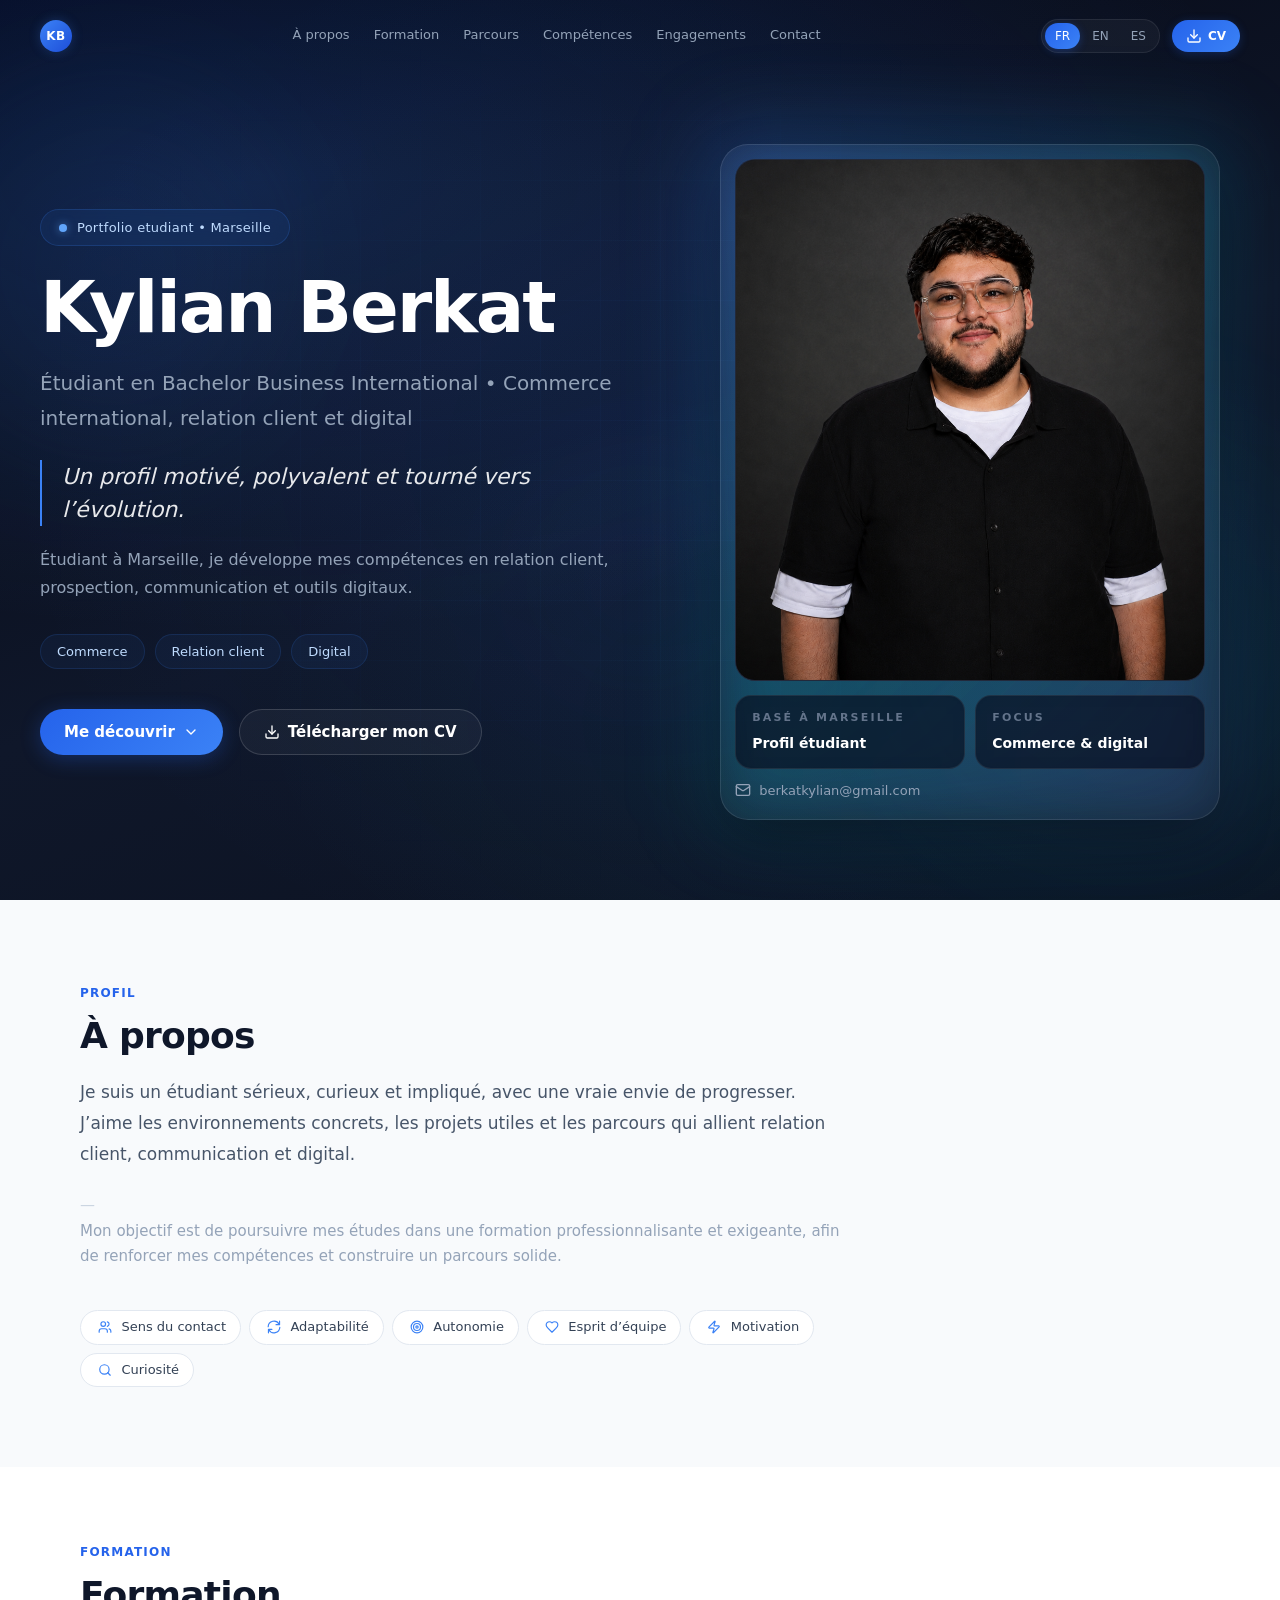
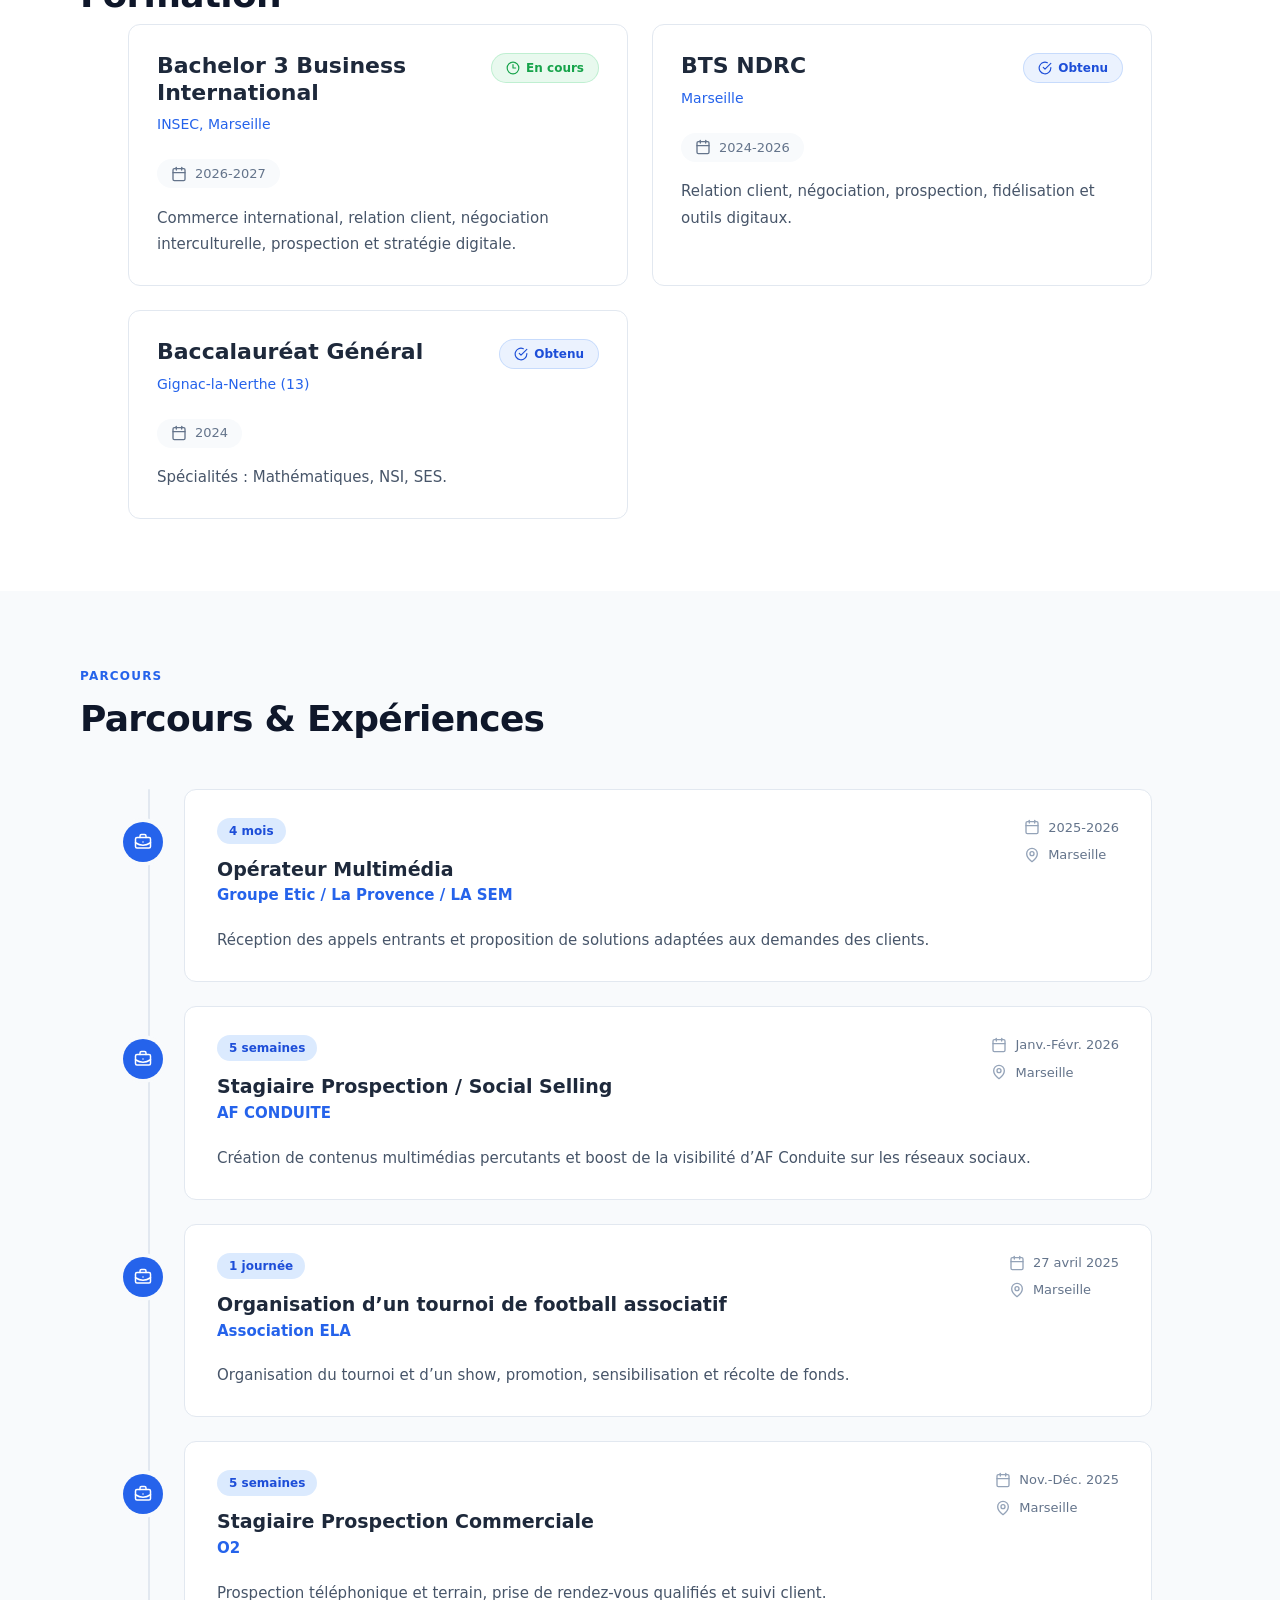
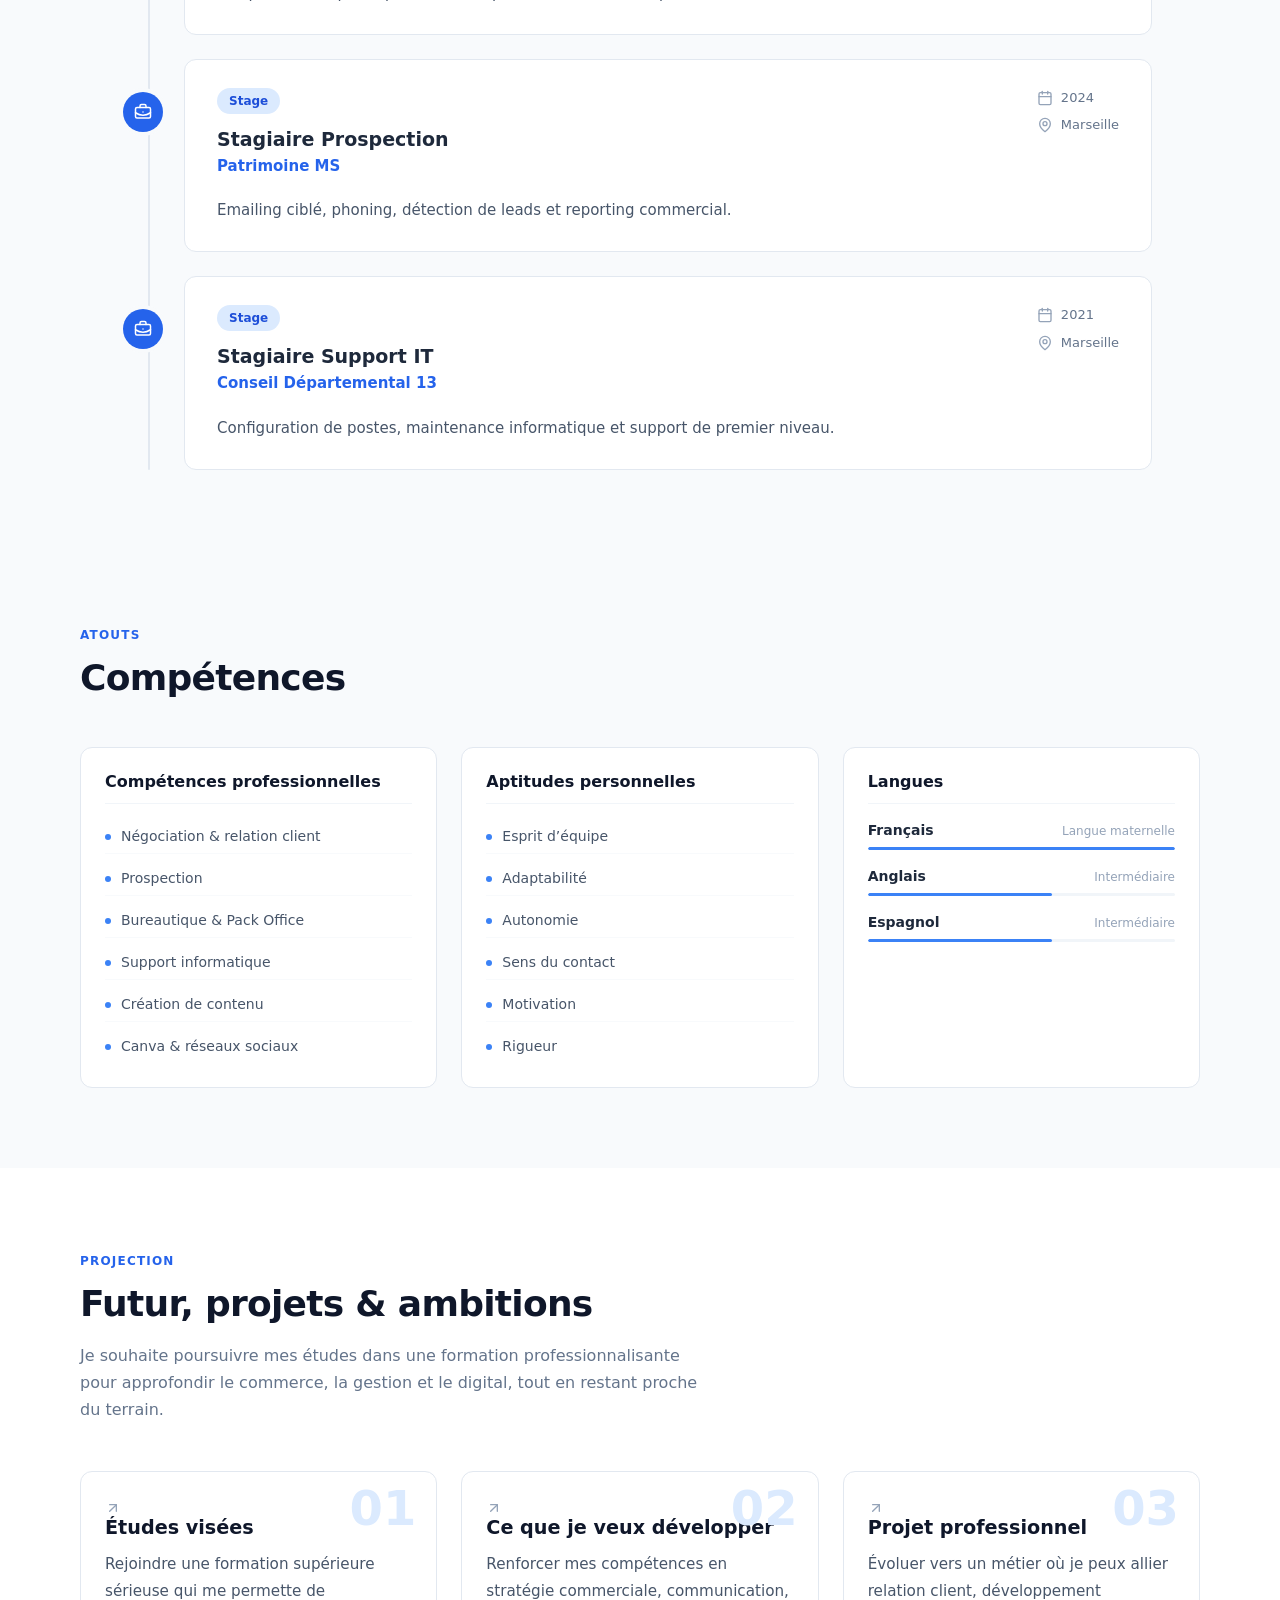
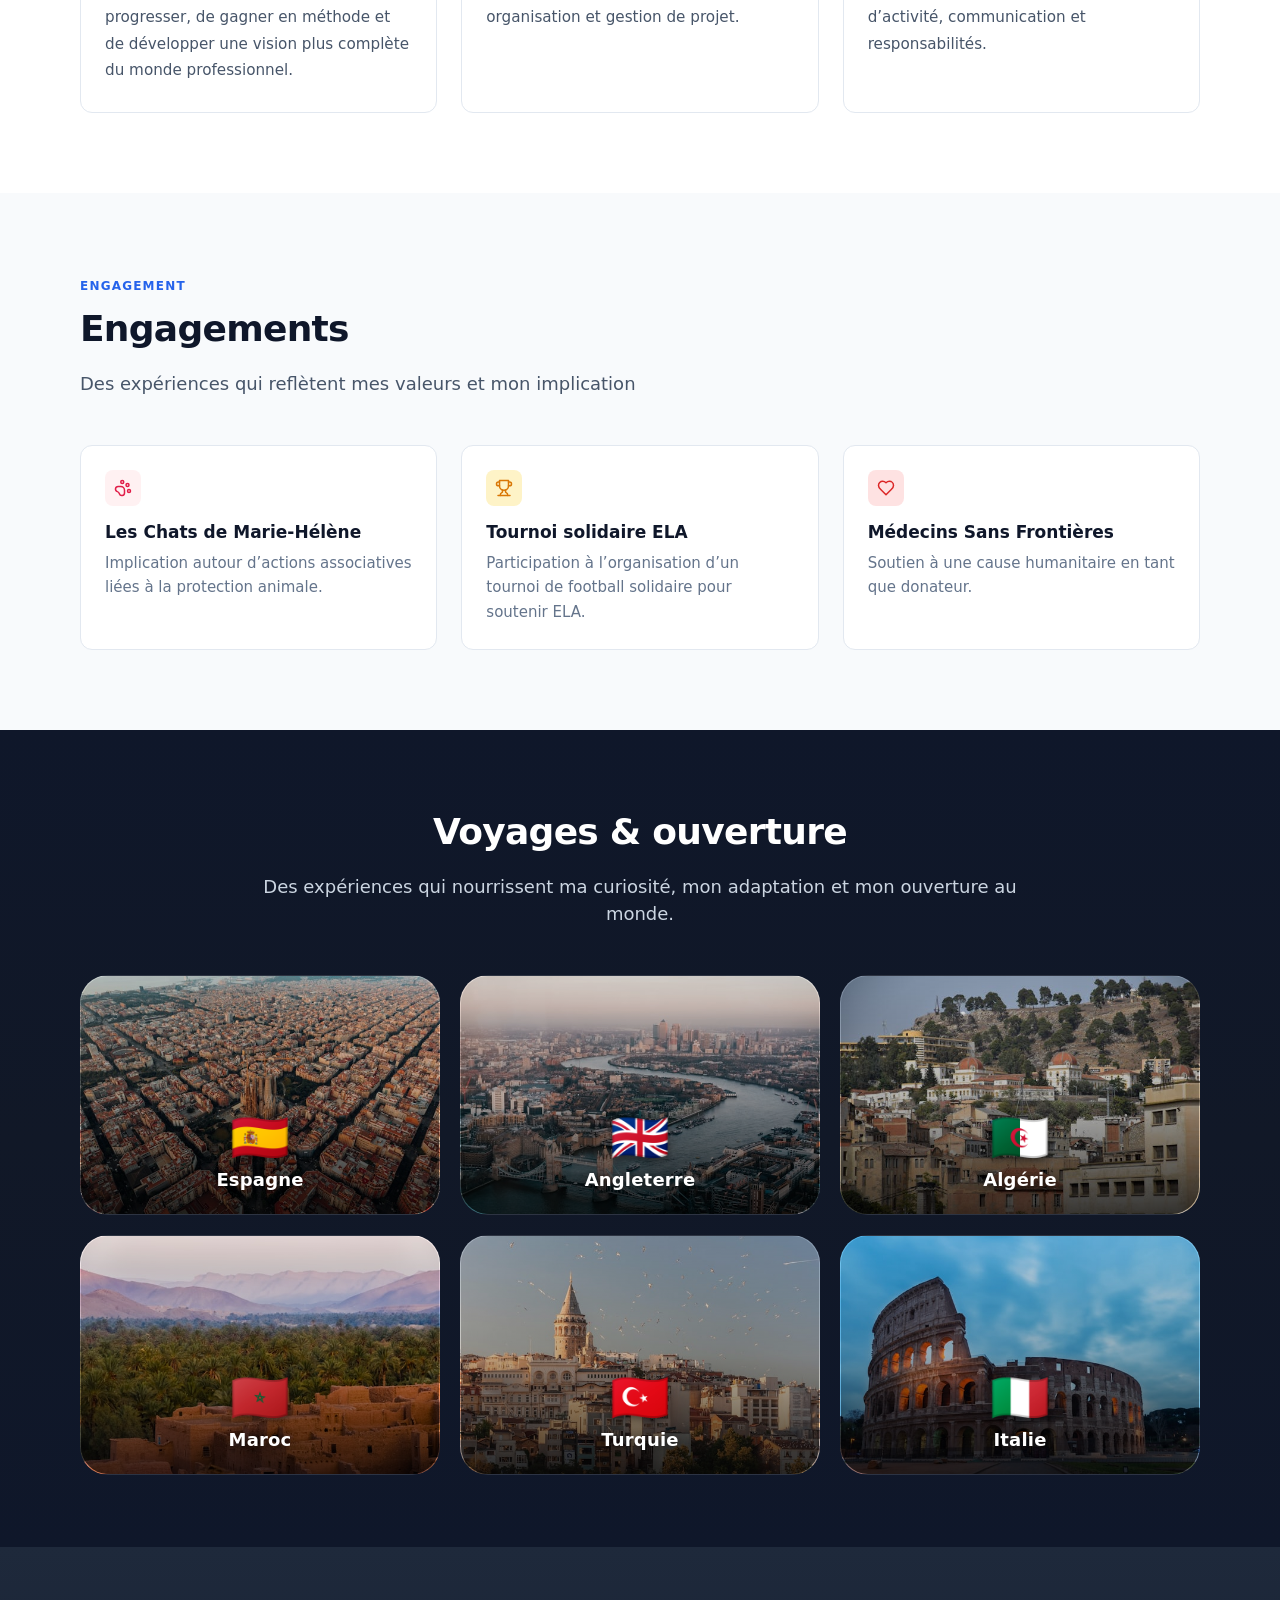
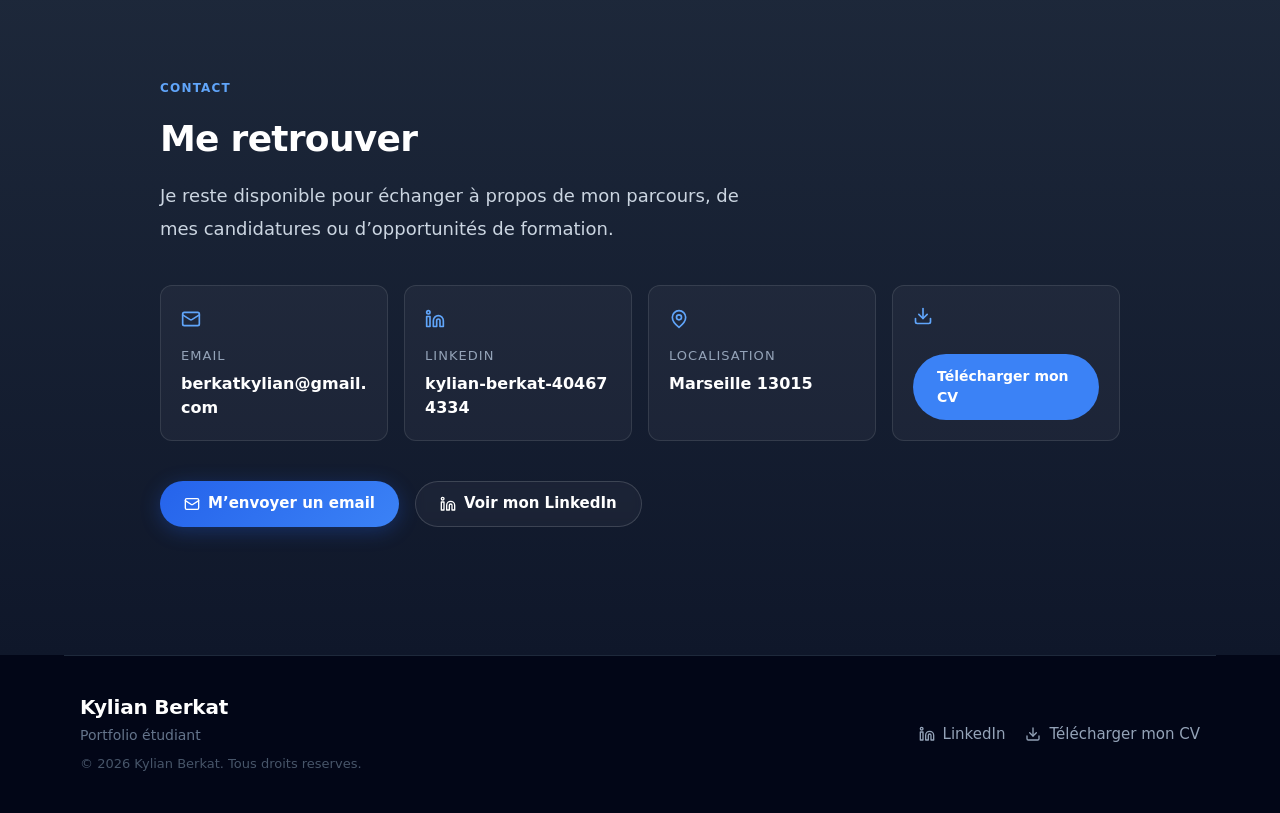
<file: index.html>
<!DOCTYPE html>
<html lang="fr">
<head>
  <meta charset="UTF-8">
  <meta name="viewport" content="width=device-width, initial-scale=1.0">
  <title>Kylian Berkat - Portfolio</title>
  <meta name="description" content="Portfolio de Kylian Berkat, etudiant en Bachelor Business International a Marseille. Commerce international, relation client et digital.">
  <meta name="author" content="Kylian Berkat">
  <meta name="robots" content="index, follow">

  <!-- Open Graph -->
  <meta property="og:type" content="website">
  <meta property="og:title" content="Kylian Berkat - Portfolio">
  <meta property="og:description" content="Portfolio de Kylian Berkat, etudiant en Bachelor Business International a Marseille. Commerce international, relation client et digital.">
  <meta property="og:image" content="assets/photo-p.png">
  <meta property="og:locale" content="fr_FR">

  <!-- Twitter Card -->
  <meta name="twitter:card" content="summary_large_image">
  <meta name="twitter:title" content="Kylian Berkat - Portfolio">
  <meta name="twitter:description" content="Portfolio de Kylian Berkat, etudiant en Bachelor Business International a Marseille.">

  <link rel="icon" type="image/svg+xml" href="favicon.svg">
  <link rel="stylesheet" href="css/style.css?v=8">
</head>
<body>

  <!-- ===================== NAVBAR ===================== -->
  <nav id="navbar" data-section="navbar">
    <div class="navbar__container">
      <a href="#home" class="navbar__logo" aria-label="Accueil">
        <span class="navbar__logo-badge">KB</span>
      </a>

      <div class="navbar__links" id="navbar-links">
        <a href="#about" class="navbar__link" data-i18n="nav.about">A propos</a>
        <a href="#education" class="navbar__link" data-i18n="nav.education">Formation</a>
        <a href="#experience" class="navbar__link" data-i18n="nav.experience">Parcours</a>
        <a href="#skills" class="navbar__link" data-i18n="nav.skills">Competences</a>
        <a href="#commitments" class="navbar__link" data-i18n="nav.commitments">Engagements</a>
        <a href="#contact" class="navbar__link" data-i18n="nav.contact">Contact</a>
      </div>

      <div class="navbar__actions">
        <div class="navbar__lang-switcher">
          <button class="navbar__lang-btn active" data-lang="fr">FR</button>
          <button class="navbar__lang-btn" data-lang="en">EN</button>
          <button class="navbar__lang-btn" data-lang="es">ES</button>
        </div>

        <a href="assets/kylian-berkat-cv.pdf" target="_blank" rel="noreferrer" class="navbar__cv-btn">
          <svg class="icon icon--sm" viewBox="0 0 24 24" fill="none" stroke="currentColor" stroke-width="2" stroke-linecap="round" stroke-linejoin="round"><path d="M21 15v4a2 2 0 0 1-2 2H5a2 2 0 0 1-2-2v-4"/><polyline points="7 10 12 15 17 10"/><line x1="12" y1="15" x2="12" y2="3"/></svg>
          CV
        </a>
      </div>

      <button class="navbar__mobile-toggle" id="mobile-toggle" aria-label="Menu">
        <svg class="icon icon--menu" viewBox="0 0 24 24" fill="none" stroke="currentColor" stroke-width="2" stroke-linecap="round" stroke-linejoin="round"><line x1="4" y1="12" x2="20" y2="12"/><line x1="4" y1="6" x2="20" y2="6"/><line x1="4" y1="18" x2="20" y2="18"/></svg>
        <svg class="icon icon--close hidden" viewBox="0 0 24 24" fill="none" stroke="currentColor" stroke-width="2" stroke-linecap="round" stroke-linejoin="round"><path d="M18 6 6 18"/><path d="m6 6 12 12"/></svg>
      </button>
    </div>

    <!-- Mobile menu -->
    <div class="navbar__mobile-menu hidden" id="mobile-menu">
      <a href="#home" class="navbar__mobile-link" data-i18n="nav.home">Accueil</a>
      <a href="#about" class="navbar__mobile-link" data-i18n="nav.about">A propos</a>
      <a href="#education" class="navbar__mobile-link" data-i18n="nav.education">Formation</a>
      <a href="#experience" class="navbar__mobile-link" data-i18n="nav.experience">Parcours</a>
      <a href="#skills" class="navbar__mobile-link" data-i18n="nav.skills">Competences</a>
      <a href="#future" class="navbar__mobile-link" data-i18n="nav.future">Futur</a>
      <a href="#commitments" class="navbar__mobile-link" data-i18n="nav.commitments">Engagements</a>
      <a href="#travel" class="navbar__mobile-link" data-i18n="nav.travel">Voyages</a>
      <a href="#contact" class="navbar__mobile-link" data-i18n="nav.contact">Contact</a>
      <div class="navbar__mobile-divider"></div>
      <a href="assets/kylian-berkat-cv.pdf" target="_blank" rel="noreferrer" class="navbar__mobile-cv-btn">
        <svg class="icon icon--sm" viewBox="0 0 24 24" fill="none" stroke="currentColor" stroke-width="2" stroke-linecap="round" stroke-linejoin="round"><path d="M21 15v4a2 2 0 0 1-2 2H5a2 2 0 0 1-2-2v-4"/><polyline points="7 10 12 15 17 10"/><line x1="12" y1="15" x2="12" y2="3"/></svg>
        <span data-i18n="nav.downloadCV">Telecharger mon CV</span>
      </a>
      <div class="navbar__mobile-lang">
        <button class="navbar__lang-btn active" data-lang="fr">FR</button>
        <button class="navbar__lang-btn" data-lang="en">EN</button>
        <button class="navbar__lang-btn" data-lang="es">ES</button>
      </div>
    </div>
  </nav>

  <!-- ===================== HERO ===================== -->
  <section id="home" class="hero" data-section="hero">
    <div class="hero__bg-effects">
      <div class="hero__blob hero__blob--blue"></div>
      <div class="hero__blob hero__blob--cyan"></div>
      <div class="hero__blob hero__blob--purple"></div>
    </div>

    <div class="hero__container">
      <div class="hero__grid">
        <!-- Left column: text -->
        <div class="hero__content">
          <div class="hero__badge">
            <span class="hero__badge-dot"></span>
            Portfolio etudiant &bull; Marseille
          </div>

          <h1 class="hero__title" data-i18n="hero.title">Kylian <span class="hero__title-accent">Berkat</span></h1>
          <p class="hero__subtitle" data-i18n="hero.subtitle">Etudiant en Bachelor Business International &bull; Commerce international, relation client et digital</p>
          <p class="hero__quote" data-i18n="hero.quote">Un profil motive, polyvalent et tourne vers l'evolution.</p>
          <p class="hero__description" data-i18n="hero.description">Etudiant a Marseille, je developpe mes competences en relation client, prospection, communication et outils digitaux.</p>

          <div class="hero__keywords">
            <span class="hero__keyword" data-i18n="hero.keywords.0">Commerce</span>
            <span class="hero__keyword" data-i18n="hero.keywords.1">Relation client</span>
            <span class="hero__keyword" data-i18n="hero.keywords.2">Digital</span>
          </div>

          <div class="hero__ctas">
            <a href="#about" class="btn btn--primary">
              <span data-i18n="hero.cta1">Me decouvrir</span>
              <!-- ArrowDown icon -->
              <svg class="icon icon--sm" viewBox="0 0 24 24" fill="none" stroke="currentColor" stroke-width="2" stroke-linecap="round" stroke-linejoin="round"><path d="m6 9 6 6 6-6"/></svg>
            </a>
            <a href="assets/kylian-berkat-cv.pdf" target="_blank" rel="noreferrer" class="btn btn--outline">
              <!-- Download icon -->
              <svg class="icon icon--sm" viewBox="0 0 24 24" fill="none" stroke="currentColor" stroke-width="2" stroke-linecap="round" stroke-linejoin="round"><path d="M21 15v4a2 2 0 0 1-2 2H5a2 2 0 0 1-2-2v-4"/><polyline points="7 10 12 15 17 10"/><line x1="12" y1="15" x2="12" y2="3"/></svg>
              <span data-i18n="hero.cta2">Telecharger mon CV</span>
            </a>
          </div>
        </div>

        <!-- Right column: portrait card -->
        <div class="hero__portrait-wrapper">
          <div class="hero__portrait-glow"></div>
          <div class="hero__portrait-card">
            <div class="hero__portrait-img-wrapper">
              <img src="assets/photo-p.png" alt="Kylian Berkat" class="hero__portrait-img">
            </div>
            <div class="hero__mini-cards">
              <div class="hero__mini-card">
                <p class="hero__mini-card-title" data-i18n="hero.miniCards.0.title">Base a Marseille</p>
                <p class="hero__mini-card-value" data-i18n="hero.miniCards.0.value">Profil etudiant</p>
              </div>
              <div class="hero__mini-card">
                <p class="hero__mini-card-title" data-i18n="hero.miniCards.1.title">Focus</p>
                <p class="hero__mini-card-value" data-i18n="hero.miniCards.1.value">Commerce &amp; digital</p>
              </div>
            </div>
            <a href="mailto:berkatkylian@gmail.com" class="hero__email">
              <!-- Mail icon -->
              <svg class="icon icon--sm" viewBox="0 0 24 24" fill="none" stroke="currentColor" stroke-width="2" stroke-linecap="round" stroke-linejoin="round"><rect width="20" height="16" x="2" y="4" rx="2"/><path d="m22 7-8.97 5.7a1.94 1.94 0 0 1-2.06 0L2 7"/></svg>
              berkatkylian@gmail.com
            </a>
          </div>
        </div>
      </div>
    </div>
  </section>

  <!-- ===================== ABOUT ===================== -->
  <section id="about" class="about" data-section="about">
    <div class="section__container">
      <div class="about__grid">
        <div class="about__text">
          <p class="section__label">Profil</p>
          <h2 class="section__title section__title--gradient" data-i18n="about.title">A propos</h2>
          <p class="about__content" data-i18n="about.content">Je suis un etudiant serieux, curieux et implique, avec une vraie envie de progresser. J'aime les environnements concrets, les projets utiles et les parcours qui allient relation client, communication et digital.</p>
          <div class="about__note">
            <p data-i18n="about.note">Mon objectif est de poursuivre mes etudes dans une formation professionnalisante et exigeante, afin de renforcer mes competences et construire un parcours solide.</p>
          </div>
        </div>

        <div class="about__qualities">
          <!-- Sens du contact -->
          <div class="about__quality-card">
            <div class="about__quality-icon">
              <svg class="icon" viewBox="0 0 24 24" fill="none" stroke="currentColor" stroke-width="2" stroke-linecap="round" stroke-linejoin="round"><path d="M16 21v-2a4 4 0 0 0-4-4H6a4 4 0 0 0-4 4v2"/><circle cx="9" cy="7" r="4"/><path d="M22 21v-2a4 4 0 0 0-3-3.87"/><path d="M16 3.13a4 4 0 0 1 0 7.75"/></svg>
            </div>
            <h3 data-i18n="about.qualities.0.title">Sens du contact</h3>
          </div>
          <!-- Adaptabilite -->
          <div class="about__quality-card">
            <div class="about__quality-icon">
              <svg class="icon" viewBox="0 0 24 24" fill="none" stroke="currentColor" stroke-width="2" stroke-linecap="round" stroke-linejoin="round"><path d="M21.5 2v6h-6M2.5 22v-6h6M2 11.5a10 10 0 0 1 18.8-4.3M22 12.5a10 10 0 0 1-18.8 4.2"/></svg>
            </div>
            <h3 data-i18n="about.qualities.1.title">Adaptabilite</h3>
          </div>
          <!-- Autonomie -->
          <div class="about__quality-card">
            <div class="about__quality-icon">
              <svg class="icon" viewBox="0 0 24 24" fill="none" stroke="currentColor" stroke-width="2" stroke-linecap="round" stroke-linejoin="round"><circle cx="12" cy="12" r="10"/><circle cx="12" cy="12" r="6"/><circle cx="12" cy="12" r="2"/></svg>
            </div>
            <h3 data-i18n="about.qualities.2.title">Autonomie</h3>
          </div>
          <!-- Esprit d'equipe -->
          <div class="about__quality-card">
            <div class="about__quality-icon">
              <svg class="icon" viewBox="0 0 24 24" fill="none" stroke="currentColor" stroke-width="2" stroke-linecap="round" stroke-linejoin="round"><path d="M19 14c1.49-1.46 3-3.21 3-5.5A5.5 5.5 0 0 0 16.5 3c-1.76 0-3 .5-4.5 2-1.5-1.5-2.74-2-4.5-2A5.5 5.5 0 0 0 2 8.5c0 2.3 1.5 4.05 3 5.5l7 7Z"/></svg>
            </div>
            <h3 data-i18n="about.qualities.3.title">Esprit d'equipe</h3>
          </div>
          <!-- Motivation -->
          <div class="about__quality-card">
            <div class="about__quality-icon">
              <svg class="icon" viewBox="0 0 24 24" fill="none" stroke="currentColor" stroke-width="2" stroke-linecap="round" stroke-linejoin="round"><path d="M4 14a1 1 0 0 1-.78-1.63l9.9-10.2a.5.5 0 0 1 .86.46l-1.92 6.02A1 1 0 0 0 13 10h7a1 1 0 0 1 .78 1.63l-9.9 10.2a.5.5 0 0 1-.86-.46l1.92-6.02A1 1 0 0 0 11 14z"/></svg>
            </div>
            <h3 data-i18n="about.qualities.4.title">Motivation</h3>
          </div>
          <!-- Curiosite -->
          <div class="about__quality-card">
            <div class="about__quality-icon">
              <svg class="icon" viewBox="0 0 24 24" fill="none" stroke="currentColor" stroke-width="2" stroke-linecap="round" stroke-linejoin="round"><circle cx="11" cy="11" r="8"/><path d="m21 21-4.3-4.3"/></svg>
            </div>
            <h3 data-i18n="about.qualities.5.title">Curiosite</h3>
          </div>
        </div>
      </div>
    </div>
  </section>

  <!-- ===================== EDUCATION ===================== -->
  <section id="education" class="education" data-section="education">
    <div class="section__container">
      <div class="section__header">
        <p class="section__label">Formation</p>
        <h2 class="section__title section__title--gradient" data-i18n="education.title">Formation</h2>
      </div>

      <div class="education__grid">
        <!-- Bachelor Business International -->
        <article class="education__card">
          <div class="education__card-top">
            <div>
              <div class="education__icon-wrapper">
                <svg class="icon icon--lg" viewBox="0 0 24 24" fill="none" stroke="currentColor" stroke-width="2" stroke-linecap="round" stroke-linejoin="round"><path d="M21.42 10.922a1 1 0 0 0-.019-1.838L12.83 5.18a2 2 0 0 0-1.66 0L2.6 9.08a1 1 0 0 0 0 1.832l8.57 3.908a2 2 0 0 0 1.66 0z"/><path d="M22 10v6"/><path d="M6 12.5V16a6 3 0 0 0 12 0v-3.5"/></svg>
              </div>
              <h3 class="education__degree" data-i18n="education.items.0.degree">Bachelor 3 Business International</h3>
              <p class="education__school" data-i18n="education.items.0.school">INSEC, Marseille</p>
            </div>
            <span class="education__status education__status--progress">
              <svg class="icon icon--xs" viewBox="0 0 24 24" fill="none" stroke="currentColor" stroke-width="2" stroke-linecap="round" stroke-linejoin="round"><circle cx="12" cy="12" r="10"/><polyline points="12 6 12 12 16.5 12"/></svg>
              <span data-i18n="education.items.0.status">En cours</span>
            </span>
          </div>
          <div class="education__period">
            <svg class="icon icon--sm" viewBox="0 0 24 24" fill="none" stroke="currentColor" stroke-width="2" stroke-linecap="round" stroke-linejoin="round"><path d="M8 2v4"/><path d="M16 2v4"/><rect width="18" height="18" x="3" y="4" rx="2"/><path d="M3 10h18"/></svg>
            <span data-i18n="education.items.0.period">2026-2027</span>
          </div>
          <p class="education__description" data-i18n="education.items.0.description">Commerce international, relation client, negociation interculturelle, prospection et strategie digitale.</p>
        </article>

        <!-- BTS NDRC -->
        <article class="education__card">
          <div class="education__card-top">
            <div>
              <div class="education__icon-wrapper">
                <svg class="icon icon--lg" viewBox="0 0 24 24" fill="none" stroke="currentColor" stroke-width="2" stroke-linecap="round" stroke-linejoin="round"><path d="M21.42 10.922a1 1 0 0 0-.019-1.838L12.83 5.18a2 2 0 0 0-1.66 0L2.6 9.08a1 1 0 0 0 0 1.832l8.57 3.908a2 2 0 0 0 1.66 0z"/><path d="M22 10v6"/><path d="M6 12.5V16a6 3 0 0 0 12 0v-3.5"/></svg>
              </div>
              <h3 class="education__degree" data-i18n="education.items.1.degree">BTS NDRC</h3>
              <p class="education__school" data-i18n="education.items.1.school">Marseille</p>
            </div>
            <span class="education__status education__status--done">
              <svg class="icon icon--xs" viewBox="0 0 24 24" fill="none" stroke="currentColor" stroke-width="2" stroke-linecap="round" stroke-linejoin="round"><path d="M22 11.08V12a10 10 0 1 1-5.93-9.14"/><path d="m9 11 3 3L22 4"/></svg>
              <span data-i18n="education.items.1.status">Obtenu</span>
            </span>
          </div>
          <div class="education__period">
            <svg class="icon icon--sm" viewBox="0 0 24 24" fill="none" stroke="currentColor" stroke-width="2" stroke-linecap="round" stroke-linejoin="round"><path d="M8 2v4"/><path d="M16 2v4"/><rect width="18" height="18" x="3" y="4" rx="2"/><path d="M3 10h18"/></svg>
            <span data-i18n="education.items.1.period">2024-2026</span>
          </div>
          <p class="education__description" data-i18n="education.items.1.description">Relation client, negociation, prospection, fidelisation et outils digitaux.</p>
        </article>

        <!-- Baccalaureat -->
        <article class="education__card">
          <div class="education__card-top">
            <div>
              <div class="education__icon-wrapper">
                <svg class="icon icon--lg" viewBox="0 0 24 24" fill="none" stroke="currentColor" stroke-width="2" stroke-linecap="round" stroke-linejoin="round"><path d="M21.42 10.922a1 1 0 0 0-.019-1.838L12.83 5.18a2 2 0 0 0-1.66 0L2.6 9.08a1 1 0 0 0 0 1.832l8.57 3.908a2 2 0 0 0 1.66 0z"/><path d="M22 10v6"/><path d="M6 12.5V16a6 3 0 0 0 12 0v-3.5"/></svg>
              </div>
              <h3 class="education__degree" data-i18n="education.items.2.degree">Baccalaureat General</h3>
              <p class="education__school" data-i18n="education.items.2.school">Gignac-la-Nerthe (13)</p>
            </div>
            <span class="education__status education__status--done">
              <svg class="icon icon--xs" viewBox="0 0 24 24" fill="none" stroke="currentColor" stroke-width="2" stroke-linecap="round" stroke-linejoin="round"><path d="M22 11.08V12a10 10 0 1 1-5.93-9.14"/><path d="m9 11 3 3L22 4"/></svg>
              <span data-i18n="education.items.2.status">Obtenu</span>
            </span>
          </div>
          <div class="education__period">
            <svg class="icon icon--sm" viewBox="0 0 24 24" fill="none" stroke="currentColor" stroke-width="2" stroke-linecap="round" stroke-linejoin="round"><path d="M8 2v4"/><path d="M16 2v4"/><rect width="18" height="18" x="3" y="4" rx="2"/><path d="M3 10h18"/></svg>
            <span data-i18n="education.items.2.period">2024</span>
          </div>
          <p class="education__description" data-i18n="education.items.2.description">Specialites : Mathematiques, NSI, SES.</p>
        </article>
      </div>
    </div>
  </section>

  <!-- ===================== EXPERIENCE ===================== -->
  <section id="experience" class="experience" data-section="experience">
    <div class="section__container">
      <div class="section__header">
        <p class="section__label">Parcours</p>
        <h2 class="section__title section__title--gradient" data-i18n="experience.title">Parcours &amp; Experiences</h2>
      </div>

      <div class="experience__timeline">
        <div class="experience__timeline-line"></div>

        <!-- Experience 1 -->
        <article class="experience__card">
          <div class="experience__timeline-dot">
            <svg class="icon" viewBox="0 0 24 24" fill="none" stroke="currentColor" stroke-width="2" stroke-linecap="round" stroke-linejoin="round"><path d="M12 12h.01"/><path d="M16 6V4a2 2 0 0 0-2-2h-4a2 2 0 0 0-2 2v2"/><path d="M22 13a18.15 18.15 0 0 1-20 0"/><rect width="20" height="14" x="2" y="6" rx="2"/></svg>
          </div>
          <div class="experience__card-inner">
            <div class="experience__card-header">
              <div>
                <span class="experience__duration" data-i18n="experience.items.0.duration">4 mois</span>
                <h3 class="experience__role" data-i18n="experience.items.0.role">Operateur Multimedia</h3>
                <p class="experience__company" data-i18n="experience.items.0.company">Groupe Etic / La Provence / LA SEM</p>
              </div>
              <div class="experience__meta">
                <div class="experience__meta-item">
                  <svg class="icon icon--sm" viewBox="0 0 24 24" fill="none" stroke="currentColor" stroke-width="2" stroke-linecap="round" stroke-linejoin="round"><path d="M8 2v4"/><path d="M16 2v4"/><rect width="18" height="18" x="3" y="4" rx="2"/><path d="M3 10h18"/></svg>
                  <span data-i18n="experience.items.0.period">2025-2026</span>
                </div>
                <div class="experience__meta-item">
                  <svg class="icon icon--sm" viewBox="0 0 24 24" fill="none" stroke="currentColor" stroke-width="2" stroke-linecap="round" stroke-linejoin="round"><path d="M20 10c0 6-8 12-8 12s-8-6-8-12a8 8 0 0 1 16 0Z"/><circle cx="12" cy="10" r="3"/></svg>
                  <span data-i18n="experience.items.0.location">Marseille</span>
                </div>
              </div>
            </div>
            <p class="experience__description" data-i18n="experience.items.0.description">Reception des appels entrants et proposition de solutions adaptees aux demandes des clients.</p>
          </div>
        </article>

        <!-- Experience 2 -->
        <article class="experience__card">
          <div class="experience__timeline-dot">
            <svg class="icon" viewBox="0 0 24 24" fill="none" stroke="currentColor" stroke-width="2" stroke-linecap="round" stroke-linejoin="round"><path d="M12 12h.01"/><path d="M16 6V4a2 2 0 0 0-2-2h-4a2 2 0 0 0-2 2v2"/><path d="M22 13a18.15 18.15 0 0 1-20 0"/><rect width="20" height="14" x="2" y="6" rx="2"/></svg>
          </div>
          <div class="experience__card-inner">
            <div class="experience__card-header">
              <div>
                <span class="experience__duration" data-i18n="experience.items.1.duration">5 semaines</span>
                <h3 class="experience__role" data-i18n="experience.items.1.role">Stagiaire Prospection / Social Selling</h3>
                <p class="experience__company" data-i18n="experience.items.1.company">AF CONDUITE</p>
              </div>
              <div class="experience__meta">
                <div class="experience__meta-item">
                  <svg class="icon icon--sm" viewBox="0 0 24 24" fill="none" stroke="currentColor" stroke-width="2" stroke-linecap="round" stroke-linejoin="round"><path d="M8 2v4"/><path d="M16 2v4"/><rect width="18" height="18" x="3" y="4" rx="2"/><path d="M3 10h18"/></svg>
                  <span data-i18n="experience.items.1.period">Janv.-Fevr. 2026</span>
                </div>
                <div class="experience__meta-item">
                  <svg class="icon icon--sm" viewBox="0 0 24 24" fill="none" stroke="currentColor" stroke-width="2" stroke-linecap="round" stroke-linejoin="round"><path d="M20 10c0 6-8 12-8 12s-8-6-8-12a8 8 0 0 1 16 0Z"/><circle cx="12" cy="10" r="3"/></svg>
                  <span data-i18n="experience.items.1.location">Marseille</span>
                </div>
              </div>
            </div>
            <p class="experience__description" data-i18n="experience.items.1.description">Creation de contenus multimedias percutants et boost de la visibilite d'AF Conduite sur les reseaux sociaux.</p>
          </div>
        </article>

        <!-- Experience 3 -->
        <article class="experience__card">
          <div class="experience__timeline-dot">
            <svg class="icon" viewBox="0 0 24 24" fill="none" stroke="currentColor" stroke-width="2" stroke-linecap="round" stroke-linejoin="round"><path d="M12 12h.01"/><path d="M16 6V4a2 2 0 0 0-2-2h-4a2 2 0 0 0-2 2v2"/><path d="M22 13a18.15 18.15 0 0 1-20 0"/><rect width="20" height="14" x="2" y="6" rx="2"/></svg>
          </div>
          <div class="experience__card-inner">
            <div class="experience__card-header">
              <div>
                <span class="experience__duration" data-i18n="experience.items.2.duration">1 journee</span>
                <h3 class="experience__role" data-i18n="experience.items.2.role">Organisation d'un tournoi de football associatif</h3>
                <p class="experience__company" data-i18n="experience.items.2.company">Association ELA</p>
              </div>
              <div class="experience__meta">
                <div class="experience__meta-item">
                  <svg class="icon icon--sm" viewBox="0 0 24 24" fill="none" stroke="currentColor" stroke-width="2" stroke-linecap="round" stroke-linejoin="round"><path d="M8 2v4"/><path d="M16 2v4"/><rect width="18" height="18" x="3" y="4" rx="2"/><path d="M3 10h18"/></svg>
                  <span data-i18n="experience.items.2.period">27 avril 2025</span>
                </div>
                <div class="experience__meta-item">
                  <svg class="icon icon--sm" viewBox="0 0 24 24" fill="none" stroke="currentColor" stroke-width="2" stroke-linecap="round" stroke-linejoin="round"><path d="M20 10c0 6-8 12-8 12s-8-6-8-12a8 8 0 0 1 16 0Z"/><circle cx="12" cy="10" r="3"/></svg>
                  <span data-i18n="experience.items.2.location">Marseille</span>
                </div>
              </div>
            </div>
            <p class="experience__description" data-i18n="experience.items.2.description">Organisation du tournoi et d'un show, promotion, sensibilisation et recolte de fonds.</p>
          </div>
        </article>

        <!-- Experience 4 -->
        <article class="experience__card">
          <div class="experience__timeline-dot">
            <svg class="icon" viewBox="0 0 24 24" fill="none" stroke="currentColor" stroke-width="2" stroke-linecap="round" stroke-linejoin="round"><path d="M12 12h.01"/><path d="M16 6V4a2 2 0 0 0-2-2h-4a2 2 0 0 0-2 2v2"/><path d="M22 13a18.15 18.15 0 0 1-20 0"/><rect width="20" height="14" x="2" y="6" rx="2"/></svg>
          </div>
          <div class="experience__card-inner">
            <div class="experience__card-header">
              <div>
                <span class="experience__duration" data-i18n="experience.items.3.duration">5 semaines</span>
                <h3 class="experience__role" data-i18n="experience.items.3.role">Stagiaire Prospection Commerciale</h3>
                <p class="experience__company" data-i18n="experience.items.3.company">O2</p>
              </div>
              <div class="experience__meta">
                <div class="experience__meta-item">
                  <svg class="icon icon--sm" viewBox="0 0 24 24" fill="none" stroke="currentColor" stroke-width="2" stroke-linecap="round" stroke-linejoin="round"><path d="M8 2v4"/><path d="M16 2v4"/><rect width="18" height="18" x="3" y="4" rx="2"/><path d="M3 10h18"/></svg>
                  <span data-i18n="experience.items.3.period">Nov.-Dec. 2025</span>
                </div>
                <div class="experience__meta-item">
                  <svg class="icon icon--sm" viewBox="0 0 24 24" fill="none" stroke="currentColor" stroke-width="2" stroke-linecap="round" stroke-linejoin="round"><path d="M20 10c0 6-8 12-8 12s-8-6-8-12a8 8 0 0 1 16 0Z"/><circle cx="12" cy="10" r="3"/></svg>
                  <span data-i18n="experience.items.3.location">Marseille</span>
                </div>
              </div>
            </div>
            <p class="experience__description" data-i18n="experience.items.3.description">Prospection telephonique et terrain, prise de rendez-vous qualifies et suivi client.</p>
          </div>
        </article>

        <!-- Experience 5 -->
        <article class="experience__card">
          <div class="experience__timeline-dot">
            <svg class="icon" viewBox="0 0 24 24" fill="none" stroke="currentColor" stroke-width="2" stroke-linecap="round" stroke-linejoin="round"><path d="M12 12h.01"/><path d="M16 6V4a2 2 0 0 0-2-2h-4a2 2 0 0 0-2 2v2"/><path d="M22 13a18.15 18.15 0 0 1-20 0"/><rect width="20" height="14" x="2" y="6" rx="2"/></svg>
          </div>
          <div class="experience__card-inner">
            <div class="experience__card-header">
              <div>
                <span class="experience__duration" data-i18n="experience.items.4.duration">Stage</span>
                <h3 class="experience__role" data-i18n="experience.items.4.role">Stagiaire Prospection</h3>
                <p class="experience__company" data-i18n="experience.items.4.company">Patrimoine MS</p>
              </div>
              <div class="experience__meta">
                <div class="experience__meta-item">
                  <svg class="icon icon--sm" viewBox="0 0 24 24" fill="none" stroke="currentColor" stroke-width="2" stroke-linecap="round" stroke-linejoin="round"><path d="M8 2v4"/><path d="M16 2v4"/><rect width="18" height="18" x="3" y="4" rx="2"/><path d="M3 10h18"/></svg>
                  <span data-i18n="experience.items.4.period">2024</span>
                </div>
                <div class="experience__meta-item">
                  <svg class="icon icon--sm" viewBox="0 0 24 24" fill="none" stroke="currentColor" stroke-width="2" stroke-linecap="round" stroke-linejoin="round"><path d="M20 10c0 6-8 12-8 12s-8-6-8-12a8 8 0 0 1 16 0Z"/><circle cx="12" cy="10" r="3"/></svg>
                  <span data-i18n="experience.items.4.location">Marseille</span>
                </div>
              </div>
            </div>
            <p class="experience__description" data-i18n="experience.items.4.description">Emailing cible, phoning, detection de leads et reporting commercial.</p>
          </div>
        </article>

        <!-- Experience 6 -->
        <article class="experience__card">
          <div class="experience__timeline-dot">
            <svg class="icon" viewBox="0 0 24 24" fill="none" stroke="currentColor" stroke-width="2" stroke-linecap="round" stroke-linejoin="round"><path d="M12 12h.01"/><path d="M16 6V4a2 2 0 0 0-2-2h-4a2 2 0 0 0-2 2v2"/><path d="M22 13a18.15 18.15 0 0 1-20 0"/><rect width="20" height="14" x="2" y="6" rx="2"/></svg>
          </div>
          <div class="experience__card-inner">
            <div class="experience__card-header">
              <div>
                <span class="experience__duration" data-i18n="experience.items.5.duration">Stage</span>
                <h3 class="experience__role" data-i18n="experience.items.5.role">Stagiaire Support IT</h3>
                <p class="experience__company" data-i18n="experience.items.5.company">Conseil Departemental 13</p>
              </div>
              <div class="experience__meta">
                <div class="experience__meta-item">
                  <svg class="icon icon--sm" viewBox="0 0 24 24" fill="none" stroke="currentColor" stroke-width="2" stroke-linecap="round" stroke-linejoin="round"><path d="M8 2v4"/><path d="M16 2v4"/><rect width="18" height="18" x="3" y="4" rx="2"/><path d="M3 10h18"/></svg>
                  <span data-i18n="experience.items.5.period">2021</span>
                </div>
                <div class="experience__meta-item">
                  <svg class="icon icon--sm" viewBox="0 0 24 24" fill="none" stroke="currentColor" stroke-width="2" stroke-linecap="round" stroke-linejoin="round"><path d="M20 10c0 6-8 12-8 12s-8-6-8-12a8 8 0 0 1 16 0Z"/><circle cx="12" cy="10" r="3"/></svg>
                  <span data-i18n="experience.items.5.location">Marseille</span>
                </div>
              </div>
            </div>
            <p class="experience__description" data-i18n="experience.items.5.description">Configuration de postes, maintenance informatique et support de premier niveau.</p>
          </div>
        </article>
      </div>
    </div>
  </section>

  <!-- ===================== SKILLS ===================== -->
  <section id="skills" class="skills" data-section="skills">
    <div class="section__container">
      <div class="section__header">
        <p class="section__label">Atouts</p>
        <h2 class="section__title section__title--gradient" data-i18n="skills.title">Competences</h2>
      </div>

      <div class="skills__grid">
        <!-- Professional skills -->
        <div class="skills__card">
          <div class="skills__icon-wrapper skills__icon-wrapper--blue">
            <svg class="icon icon--lg" viewBox="0 0 24 24" fill="none" stroke="currentColor" stroke-width="2" stroke-linecap="round" stroke-linejoin="round"><path d="M12 12h.01"/><path d="M16 6V4a2 2 0 0 0-2-2h-4a2 2 0 0 0-2 2v2"/><path d="M22 13a18.15 18.15 0 0 1-20 0"/><rect width="20" height="14" x="2" y="6" rx="2"/></svg>
          </div>
          <h3 class="skills__card-title" data-i18n="skills.professional">Competences professionnelles</h3>
          <ul class="skills__list">
            <li class="skills__list-item" data-i18n="skills.proSkills.0">Negociation &amp; relation client</li>
            <li class="skills__list-item" data-i18n="skills.proSkills.1">Prospection</li>
            <li class="skills__list-item" data-i18n="skills.proSkills.2">Bureautique &amp; Pack Office</li>
            <li class="skills__list-item" data-i18n="skills.proSkills.3">Support informatique</li>
            <li class="skills__list-item" data-i18n="skills.proSkills.4">Creation de contenu</li>
            <li class="skills__list-item" data-i18n="skills.proSkills.5">Canva &amp; reseaux sociaux</li>
          </ul>
        </div>

        <!-- Personal skills -->
        <div class="skills__card">
          <div class="skills__icon-wrapper skills__icon-wrapper--dark">
            <svg class="icon icon--lg" viewBox="0 0 24 24" fill="none" stroke="currentColor" stroke-width="2" stroke-linecap="round" stroke-linejoin="round"><circle cx="12" cy="8" r="5"/><path d="M20 21a8 8 0 0 0-16 0"/></svg>
          </div>
          <h3 class="skills__card-title" data-i18n="skills.personal">Aptitudes personnelles</h3>
          <ul class="skills__list">
            <li class="skills__list-item" data-i18n="skills.softSkills.0">Esprit d'equipe</li>
            <li class="skills__list-item" data-i18n="skills.softSkills.1">Adaptabilite</li>
            <li class="skills__list-item" data-i18n="skills.softSkills.2">Autonomie</li>
            <li class="skills__list-item" data-i18n="skills.softSkills.3">Sens du contact</li>
            <li class="skills__list-item" data-i18n="skills.softSkills.4">Motivation</li>
            <li class="skills__list-item" data-i18n="skills.softSkills.5">Rigueur</li>
          </ul>
        </div>

        <!-- Languages -->
        <div class="skills__card">
          <div class="skills__icon-wrapper skills__icon-wrapper--cyan">
            <svg class="icon icon--lg" viewBox="0 0 24 24" fill="none" stroke="currentColor" stroke-width="2" stroke-linecap="round" stroke-linejoin="round"><path d="m5 8 6 6"/><path d="m4 14 6-6 2-3"/><path d="M2 5h12"/><path d="M7 2h1"/><path d="m22 22-5-10-5 10"/><path d="M14 18h6"/></svg>
          </div>
          <h3 class="skills__card-title" data-i18n="skills.languages">Langues</h3>
          <div class="skills__langs">
            <div class="skills__lang-item">
              <div class="skills__lang-info">
                <p class="skills__lang-name" data-i18n="skills.langs.0.lang">Francais</p>
                <p class="skills__lang-level" data-i18n="skills.langs.0.level">Langue maternelle</p>
              </div>
              <div class="skills__lang-bar">
                <div class="skills__lang-fill" style="width: 100%"></div>
              </div>
            </div>
            <div class="skills__lang-item">
              <div class="skills__lang-info">
                <p class="skills__lang-name" data-i18n="skills.langs.1.lang">Anglais</p>
                <p class="skills__lang-level" data-i18n="skills.langs.1.level">Intermediaire</p>
              </div>
              <div class="skills__lang-bar">
                <div class="skills__lang-fill" style="width: 60%"></div>
              </div>
            </div>
            <div class="skills__lang-item">
              <div class="skills__lang-info">
                <p class="skills__lang-name" data-i18n="skills.langs.2.lang">Espagnol</p>
                <p class="skills__lang-level" data-i18n="skills.langs.2.level">Intermediaire</p>
              </div>
              <div class="skills__lang-bar">
                <div class="skills__lang-fill" style="width: 60%"></div>
              </div>
            </div>
          </div>
        </div>
      </div>
    </div>
  </section>

  <!-- ===================== FUTURE ===================== -->
  <section id="future" class="future" data-section="future">
    <div class="section__container">
      <div class="section__header">
        <p class="section__label">Projection</p>
        <h2 class="section__title section__title--gradient" data-i18n="future.title">Futur, projets &amp; ambitions</h2>
        <p class="section__intro" data-i18n="future.intro">Je souhaite poursuivre mes etudes dans une formation professionnalisante pour approfondir le commerce, la gestion et le digital, tout en restant proche du terrain.</p>
      </div>

      <div class="future__grid">
        <!-- Card 1 -->
        <article class="future__card">
          <div class="future__card-top">
            <div class="future__icon-wrapper">
              <svg class="icon icon--lg" viewBox="0 0 24 24" fill="none" stroke="currentColor" stroke-width="2" stroke-linecap="round" stroke-linejoin="round"><path d="M21.42 10.922a1 1 0 0 0-.019-1.838L12.83 5.18a2 2 0 0 0-1.66 0L2.6 9.08a1 1 0 0 0 0 1.832l8.57 3.908a2 2 0 0 0 1.66 0z"/><path d="M22 10v6"/><path d="M6 12.5V16a6 3 0 0 0 12 0v-3.5"/></svg>
            </div>
            <svg class="icon icon--sm future__arrow" viewBox="0 0 24 24" fill="none" stroke="currentColor" stroke-width="2" stroke-linecap="round" stroke-linejoin="round"><path d="M7 7h10v10"/><path d="M7 17 17 7"/></svg>
          </div>
          <h3 class="future__card-title" data-i18n="future.cards.0.title">Etudes visees</h3>
          <p class="future__card-desc" data-i18n="future.cards.0.description">Rejoindre une formation superieure serieuse qui me permette de progresser, de gagner en methode et de developper une vision plus complete du monde professionnel.</p>
        </article>

        <!-- Card 2 -->
        <article class="future__card">
          <div class="future__card-top">
            <div class="future__icon-wrapper">
              <svg class="icon icon--lg" viewBox="0 0 24 24" fill="none" stroke="currentColor" stroke-width="2" stroke-linecap="round" stroke-linejoin="round"><path d="M2 18h1.4c1.3 0 2.5-.6 3.3-1.7l6.1-8.6c.7-1.1 2-1.7 3.3-1.7H22"/><path d="m18 2 4 4-4 4"/><path d="M2 6h1.9c1.5 0 2.9.9 3.6 2.2"/><path d="M22 18h-5.9c-1.3 0-2.6-.7-3.3-1.8l-.5-.8"/><path d="m18 14 4 4-4 4"/></svg>
            </div>
            <svg class="icon icon--sm future__arrow" viewBox="0 0 24 24" fill="none" stroke="currentColor" stroke-width="2" stroke-linecap="round" stroke-linejoin="round"><path d="M7 7h10v10"/><path d="M7 17 17 7"/></svg>
          </div>
          <h3 class="future__card-title" data-i18n="future.cards.1.title">Ce que je veux developper</h3>
          <p class="future__card-desc" data-i18n="future.cards.1.description">Renforcer mes competences en strategie commerciale, communication, organisation et gestion de projet.</p>
        </article>

        <!-- Card 3 -->
        <article class="future__card">
          <div class="future__card-top">
            <div class="future__icon-wrapper">
              <svg class="icon icon--lg" viewBox="0 0 24 24" fill="none" stroke="currentColor" stroke-width="2" stroke-linecap="round" stroke-linejoin="round"><circle cx="12" cy="12" r="10"/><circle cx="12" cy="12" r="6"/><circle cx="12" cy="12" r="2"/></svg>
            </div>
            <svg class="icon icon--sm future__arrow" viewBox="0 0 24 24" fill="none" stroke="currentColor" stroke-width="2" stroke-linecap="round" stroke-linejoin="round"><path d="M7 7h10v10"/><path d="M7 17 17 7"/></svg>
          </div>
          <h3 class="future__card-title" data-i18n="future.cards.2.title">Projet professionnel</h3>
          <p class="future__card-desc" data-i18n="future.cards.2.description">Evoluer vers un metier ou je peux allier relation client, developpement d'activite, communication et responsabilites.</p>
        </article>
      </div>
    </div>
  </section>

  <!-- ===================== COMMITMENTS ===================== -->
  <section id="commitments" class="commitments" data-section="commitments">
    <div class="section__container">
      <div class="section__header">
        <p class="section__label">Engagement</p>
        <h2 class="section__title section__title--gradient" data-i18n="commitments.title">Engagements</h2>
        <p class="section__subtitle" data-i18n="commitments.subtitle">Des experiences qui refletent mes valeurs et mon implication</p>
      </div>

      <div class="commitments__grid">
        <!-- Card 1 -->
        <article class="commitments__card commitments__card--rose">
          <div class="commitments__icon-wrapper commitments__icon-wrapper--rose">
            <!-- PawPrint icon -->
            <svg class="icon icon--lg" viewBox="0 0 24 24" fill="none" stroke="currentColor" stroke-width="2" stroke-linecap="round" stroke-linejoin="round"><circle cx="11" cy="4" r="2"/><circle cx="18" cy="8" r="2"/><circle cx="20" cy="16" r="2"/><path d="M9 10a5 5 0 0 1 5 5v3.5a3.5 3.5 0 0 1-6.84 1.045Q6.52 17.48 4.46 16.84A3.5 3.5 0 0 1 5.5 10Z"/></svg>
          </div>
          <h3 class="commitments__card-title" data-i18n="commitments.items.0.title">Les Chats de Marie-Helene</h3>
          <p class="commitments__card-desc" data-i18n="commitments.items.0.description">Implication autour d'actions associatives liees a la protection animale.</p>
        </article>

        <!-- Card 2 -->
        <article class="commitments__card commitments__card--amber">
          <div class="commitments__icon-wrapper commitments__icon-wrapper--amber">
            <!-- Trophy icon -->
            <svg class="icon icon--lg" viewBox="0 0 24 24" fill="none" stroke="currentColor" stroke-width="2" stroke-linecap="round" stroke-linejoin="round"><path d="M6 9H4.5a2.5 2.5 0 0 1 0-5H6"/><path d="M18 9h1.5a2.5 2.5 0 0 0 0-5H18"/><path d="M4 22h16"/><path d="M10 14.66V17c0 .55-.47.98-.97 1.21C7.85 18.75 7 20.24 7 22"/><path d="M14 14.66V17c0 .55.47.98.97 1.21C16.15 18.75 17 20.24 17 22"/><path d="M18 2H6v7a6 6 0 0 0 12 0V2Z"/></svg>
          </div>
          <h3 class="commitments__card-title" data-i18n="commitments.items.1.title">Tournoi solidaire ELA</h3>
          <p class="commitments__card-desc" data-i18n="commitments.items.1.description">Participation a l'organisation d'un tournoi de football solidaire pour soutenir ELA.</p>
        </article>

        <!-- Card 3 -->
        <article class="commitments__card commitments__card--red">
          <div class="commitments__icon-wrapper commitments__icon-wrapper--red">
            <!-- Heart icon -->
            <svg class="icon icon--lg" viewBox="0 0 24 24" fill="none" stroke="currentColor" stroke-width="2" stroke-linecap="round" stroke-linejoin="round"><path d="M19 14c1.49-1.46 3-3.21 3-5.5A5.5 5.5 0 0 0 16.5 3c-1.76 0-3 .5-4.5 2-1.5-1.5-2.74-2-4.5-2A5.5 5.5 0 0 0 2 8.5c0 2.3 1.5 4.05 3 5.5l7 7Z"/></svg>
          </div>
          <h3 class="commitments__card-title" data-i18n="commitments.items.2.title">Medecins Sans Frontieres</h3>
          <p class="commitments__card-desc" data-i18n="commitments.items.2.description">Soutien a une cause humanitaire en tant que donateur.</p>
        </article>
      </div>
    </div>
  </section>

  <!-- ===================== TRAVEL ===================== -->
  <section id="travel" class="travel" data-section="travel">
    <div class="section__container">
      <div class="section__header section__header--light">
        <div class="travel__globe-icon">
          <!-- Globe2 icon -->
          <svg class="icon icon--xl" viewBox="0 0 24 24" fill="none" stroke="currentColor" stroke-width="2" stroke-linecap="round" stroke-linejoin="round"><path d="M15 21v-4a2 2 0 0 1 2-2h4"/><path d="M7 4v2a3 3 0 0 0 3 2h0a2 2 0 0 1 2 2 2 2 0 0 0 4 0 2 2 0 0 1 2-2h3"/><path d="M3 11h2a1 1 0 0 1 1 1v1a2 2 0 0 0 4 0V5"/><circle cx="12" cy="12" r="10"/></svg>
        </div>
        <h2 class="section__title section__title--gradient-light" data-i18n="travel.title">Voyages &amp; ouverture</h2>
        <p class="section__subtitle section__subtitle--light" data-i18n="travel.subtitle">Des experiences qui nourrissent ma curiosite, mon adaptation et mon ouverture au monde.</p>
      </div>

      <div class="travel__grid">
        <div class="travel__country" data-i18n-name="travel.countries.0.name" style="background-image: url('assets/travel/spain.jpg');">
          <div class="travel__country-overlay"></div>
          <div class="travel__country-content">
            <span class="travel__flag">&#127466;&#127480;</span>
            <h3 class="travel__country-name">Espagne</h3>
          </div>
        </div>
        <div class="travel__country" data-i18n-name="travel.countries.1.name" style="background-image: url('assets/travel/england.jpg');">
          <div class="travel__country-overlay"></div>
          <div class="travel__country-content">
            <span class="travel__flag">&#127468;&#127463;</span>
            <h3 class="travel__country-name">Angleterre</h3>
          </div>
        </div>
        <div class="travel__country" data-i18n-name="travel.countries.2.name" style="background-image: url('assets/travel/algeria.jpg');">
          <div class="travel__country-overlay"></div>
          <div class="travel__country-content">
            <span class="travel__flag">&#127465;&#127487;</span>
            <h3 class="travel__country-name">Algerie</h3>
          </div>
        </div>
        <div class="travel__country" data-i18n-name="travel.countries.3.name" style="background-image: url('assets/travel/morocco.jpg');">
          <div class="travel__country-overlay"></div>
          <div class="travel__country-content">
            <span class="travel__flag">&#127474;&#127462;</span>
            <h3 class="travel__country-name">Maroc</h3>
          </div>
        </div>
        <div class="travel__country" data-i18n-name="travel.countries.4.name" style="background-image: url('assets/travel/turkey.jpg');">
          <div class="travel__country-overlay"></div>
          <div class="travel__country-content">
            <span class="travel__flag">&#127481;&#127479;</span>
            <h3 class="travel__country-name">Turquie</h3>
          </div>
        </div>
        <div class="travel__country" data-i18n-name="travel.countries.5.name" style="background-image: url('assets/travel/italy.jpg');">
          <div class="travel__country-overlay"></div>
          <div class="travel__country-content">
            <span class="travel__flag">&#127470;&#127481;</span>
            <h3 class="travel__country-name">Italie</h3>
          </div>
        </div>
      </div>
    </div>
  </section>

  <!-- ===================== CONTACT ===================== -->
  <section id="contact" class="contact" data-section="contact">
    <div class="section__container section__container--narrow">
      <div class="contact__card">
        <div class="contact__header">
          <p class="section__label section__label--light">Contact</p>
          <h2 class="contact__title" data-i18n="contact.title">Me retrouver</h2>
          <p class="contact__subtitle" data-i18n="contact.subtitle">Je reste disponible pour echanger a propos de mon parcours, de mes candidatures ou d'opportunites de formation.</p>
        </div>

        <div class="contact__grid">
          <div class="contact__info-card">
            <!-- Mail icon -->
            <svg class="icon contact__info-icon" viewBox="0 0 24 24" fill="none" stroke="currentColor" stroke-width="2" stroke-linecap="round" stroke-linejoin="round"><rect width="20" height="16" x="2" y="4" rx="2"/><path d="m22 7-8.97 5.7a1.94 1.94 0 0 1-2.06 0L2 7"/></svg>
            <p class="contact__info-label">Email</p>
            <a href="mailto:berkatkylian@gmail.com" class="contact__info-value">berkatkylian@gmail.com</a>
          </div>
          <div class="contact__info-card">
            <!-- Linkedin icon -->
            <svg class="icon contact__info-icon" viewBox="0 0 24 24" fill="none" stroke="currentColor" stroke-width="2" stroke-linecap="round" stroke-linejoin="round"><path d="M16 8a6 6 0 0 1 6 6v7h-4v-7a2 2 0 0 0-2-2 2 2 0 0 0-2 2v7h-4v-7a6 6 0 0 1 6-6z"/><rect width="4" height="12" x="2" y="9"/><circle cx="4" cy="4" r="2"/></svg>
            <p class="contact__info-label">LinkedIn</p>
            <a href="https://www.linkedin.com/in/kylian-berkat-404674334/" target="_blank" rel="noreferrer" class="contact__info-value">kylian-berkat-404674334</a>
          </div>
          <div class="contact__info-card">
            <!-- MapPin icon -->
            <svg class="icon contact__info-icon" viewBox="0 0 24 24" fill="none" stroke="currentColor" stroke-width="2" stroke-linecap="round" stroke-linejoin="round"><path d="M20 10c0 6-8 12-8 12s-8-6-8-12a8 8 0 0 1 16 0Z"/><circle cx="12" cy="10" r="3"/></svg>
            <p class="contact__info-label">Localisation</p>
            <p class="contact__info-value" data-i18n="contact.location">Marseille 13015</p>
          </div>
          <div class="contact__info-card contact__info-card--cv">
            <!-- Download icon -->
            <svg class="icon contact__info-icon" viewBox="0 0 24 24" fill="none" stroke="currentColor" stroke-width="2" stroke-linecap="round" stroke-linejoin="round"><path d="M21 15v4a2 2 0 0 1-2 2H5a2 2 0 0 1-2-2v-4"/><polyline points="7 10 12 15 17 10"/><line x1="12" y1="15" x2="12" y2="3"/></svg>
            <a href="assets/kylian-berkat-cv.pdf" target="_blank" rel="noreferrer" class="contact__cv-btn" data-i18n="contact.downloadCV">Telecharger mon CV</a>
          </div>
        </div>

        <div class="contact__actions">
          <a href="mailto:berkatkylian@gmail.com" class="btn btn--primary">
            <svg class="icon icon--sm" viewBox="0 0 24 24" fill="none" stroke="currentColor" stroke-width="2" stroke-linecap="round" stroke-linejoin="round"><rect width="20" height="16" x="2" y="4" rx="2"/><path d="m22 7-8.97 5.7a1.94 1.94 0 0 1-2.06 0L2 7"/></svg>
            <span data-i18n="contact.email">M'envoyer un email</span>
          </a>
          <a href="https://www.linkedin.com/in/kylian-berkat-404674334/" target="_blank" rel="noreferrer" class="btn btn--outline">
            <svg class="icon icon--sm" viewBox="0 0 24 24" fill="none" stroke="currentColor" stroke-width="2" stroke-linecap="round" stroke-linejoin="round"><path d="M16 8a6 6 0 0 1 6 6v7h-4v-7a2 2 0 0 0-2-2 2 2 0 0 0-2 2v7h-4v-7a6 6 0 0 1 6-6z"/><rect width="4" height="12" x="2" y="9"/><circle cx="4" cy="4" r="2"/></svg>
            <span data-i18n="contact.linkedin">Voir mon LinkedIn</span>
          </a>
        </div>
      </div>
    </div>
  </section>

  <!-- ===================== FOOTER ===================== -->
  <footer id="footer" class="footer">
    <div class="footer__container">
      <div class="footer__info">
        <h3 class="footer__name">Kylian Berkat</h3>
        <p class="footer__desc" data-i18n="footer.description">Portfolio etudiant</p>
        <p class="footer__copyright">&copy; <script>document.write(new Date().getFullYear())</script> Kylian Berkat. Tous droits reserves.</p>
      </div>
      <div class="footer__links">
        <a href="https://www.linkedin.com/in/kylian-berkat-404674334/" target="_blank" rel="noreferrer" class="footer__link">
          <svg class="icon icon--sm" viewBox="0 0 24 24" fill="none" stroke="currentColor" stroke-width="2" stroke-linecap="round" stroke-linejoin="round"><path d="M16 8a6 6 0 0 1 6 6v7h-4v-7a2 2 0 0 0-2-2 2 2 0 0 0-2 2v7h-4v-7a6 6 0 0 1 6-6z"/><rect width="4" height="12" x="2" y="9"/><circle cx="4" cy="4" r="2"/></svg>
          LinkedIn
        </a>
        <a href="assets/kylian-berkat-cv.pdf" target="_blank" rel="noreferrer" class="footer__link">
          <svg class="icon icon--sm" viewBox="0 0 24 24" fill="none" stroke="currentColor" stroke-width="2" stroke-linecap="round" stroke-linejoin="round"><path d="M21 15v4a2 2 0 0 1-2 2H5a2 2 0 0 1-2-2v-4"/><polyline points="7 10 12 15 17 10"/><line x1="12" y1="15" x2="12" y2="3"/></svg>
          <span data-i18n="nav.downloadCV">Telecharger mon CV</span>
        </a>
      </div>
    </div>
  </footer>

  <script src="js/main.js"></script>
</body>
</html>
</file>
<file: css/style.css>
/* ==========================================================================
   Portfolio Kylian Berkat - Styles CSS vanilla
  Convention BEM alignee sur index.html
   ========================================================================== */

/* --------------------------------------------------------------------------
   Reset CSS minimal
   -------------------------------------------------------------------------- */
*,
*::before,
*::after {
  margin: 0;
  padding: 0;
  box-sizing: border-box;
}

html {
  scroll-behavior: smooth;
  -webkit-text-size-adjust: 100%;
  font-size: 16px;
}

body {
  min-height: 100vh;
  line-height: 1.5;
  -webkit-font-smoothing: antialiased;
  -moz-osx-font-smoothing: grayscale;
}

img, picture, video, canvas, svg {
  display: block;
  max-width: 100%;
}

input, button, textarea, select {
  font: inherit;
}

button {
  cursor: pointer;
  border: none;
  background: none;
}

a {
  text-decoration: none;
  color: inherit;
}

ul, ol {
  list-style: none;
}

/* --------------------------------------------------------------------------
   Variables CSS custom
   -------------------------------------------------------------------------- */
:root {
  /* Couleurs */
  --white: #ffffff;
  --black: #000000;

  --slate-50: #f8fafc;
  --slate-100: #f1f5f9;
  --slate-200: #e2e8f0;
  --slate-300: #cbd5e1;
  --slate-400: #94a3b8;
  --slate-500: #64748b;
  --slate-600: #475569;
  --slate-700: #334155;
  --slate-800: #1e293b;
  --slate-900: #0f172a;
  --slate-950: #020617;

  --blue-100: #dbeafe;
  --blue-200: #bfdbfe;
  --blue-400: #60a5fa;
  --blue-500: #3b82f6;
  --blue-600: #2563eb;
  --blue-700: #1d4ed8;

  --cyan-300: #67e8f9;
  --cyan-400: #22d3ee;
  --cyan-500: #06b6d4;
  --cyan-600: #0891b2;

  /* Wikipedia */
  --wiki-bg: #f8f9fa;
  --wiki-text: #202122;
  --wiki-border: #c8ccd1;
  --wiki-link: #3366cc;
  --wiki-muted: #54595d;
  --wiki-border-light: #eaecf0;
  --wiki-border-mid: #a2a9b1;

  /* Typographie */
  --font-sans: system-ui, -apple-system, BlinkMacSystemFont, 'Segoe UI', Roboto, 'Helvetica Neue', Arial, sans-serif;
  --font-serif: Georgia, 'Times New Roman', Times, serif;

  /* Rayons */
  --radius-sm: 0.375rem;
  --radius-md: 0.5rem;
  --radius-lg: 0.75rem;
  --radius-xl: 1rem;
  --radius-2xl: 1.25rem;
  --radius-3xl: 1.5rem;
  --radius-full: 9999px;
  --radius-card: 28px;

  /* Ombres */
  --shadow-sm: 0 1px 2px 0 rgba(0, 0, 0, 0.05);
  --shadow-md: 0 4px 6px -1px rgba(0, 0, 0, 0.1), 0 2px 4px -2px rgba(0, 0, 0, 0.1);
  --shadow-lg: 0 10px 15px -3px rgba(0, 0, 0, 0.1), 0 4px 6px -4px rgba(0, 0, 0, 0.1);
  --shadow-xl: 0 20px 25px -5px rgba(0, 0, 0, 0.1), 0 8px 10px -6px rgba(0, 0, 0, 0.1);
  --shadow-2xl: 0 25px 50px -12px rgba(0, 0, 0, 0.25);

  /* Transitions */
  --transition-fast: 150ms ease;
  --transition-base: 200ms ease;
  --transition-slow: 300ms ease;

  /* Layout */
  --container-max: 80rem;
  --container-px: 1.5rem;
  --container-px-lg: 2.5rem;
  --navbar-height: 72px;
}

/* --------------------------------------------------------------------------
   Base typographie
   -------------------------------------------------------------------------- */
body {
  font-family: var(--font-sans);
  color: var(--slate-900);
  background-color: var(--white);
}

h1, h2, h3, h4, h5, h6 {
  line-height: 1.2;
  font-weight: 700;
}

/* --------------------------------------------------------------------------
   Animations
   -------------------------------------------------------------------------- */
@keyframes fadeInUp {
  from { opacity: 0; transform: translateY(30px); }
  to { opacity: 1; transform: translateY(0); }
}

@keyframes fadeInScale {
  from { opacity: 0; transform: scale(0.96); }
  to { opacity: 1; transform: scale(1); }
}

@keyframes slideDown {
  from { opacity: 0; transform: translateY(-10px); }
  to { opacity: 1; transform: translateY(0); }
}

@keyframes subtleFloat {
  0%, 100% { transform: translateY(0); }
  50% { transform: translateY(-6px); }
}

/* Animations au scroll via JS - classe .visible ajoutee par IntersectionObserver */
/* Exclure navbar et hero qui doivent etre visibles immediatement */
section[data-section],
.education__card,
.skills__card,
.future__card,
.commitments__card,
.travel__country,
.about__quality-card,
.contact__info-card {
  opacity: 0;
  transform: translateY(20px);
  transition: opacity 0.6s ease, transform 0.6s ease;
}

/* Le hero doit apparaitre immediatement */
.hero[data-section] {
  opacity: 1;
  transform: none;
}

section[data-section].visible,
.education__card.visible,
.skills__card.visible,
.future__card.visible,
.commitments__card.visible,
.travel__country.visible,
.about__quality-card.visible,
.contact__info-card.visible {
  opacity: 1;
  transform: translateY(0);
}

/* Experience cards - slide-in depuis la gauche avec delays */
.experience__card {
  opacity: 0;
  transform: translateX(-30px);
  transition: opacity 0.6s ease, transform 0.6s cubic-bezier(0.22, 1, 0.36, 1),
              box-shadow 0.3s ease, border-color 0.3s ease;
}

.experience__card.visible {
  opacity: 1;
  transform: translateX(0);
}

.experience__card:nth-of-type(1) { transition-delay: 0.1s; }
.experience__card:nth-of-type(2) { transition-delay: 0.2s; }
.experience__card:nth-of-type(3) { transition-delay: 0.3s; }
.experience__card:nth-of-type(4) { transition-delay: 0.4s; }
.experience__card:nth-of-type(5) { transition-delay: 0.5s; }

.about__quality-card:nth-child(2) { transition-delay: 0.06s; }
.about__quality-card:nth-child(3) { transition-delay: 0.12s; }
.about__quality-card:nth-child(4) { transition-delay: 0.18s; }
.about__quality-card:nth-child(5) { transition-delay: 0.24s; }
.about__quality-card:nth-child(6) { transition-delay: 0.3s; }

.travel__country:nth-child(2) { transition-delay: 0.06s; }
.travel__country:nth-child(3) { transition-delay: 0.12s; }
.travel__country:nth-child(4) { transition-delay: 0.18s; }
.travel__country:nth-child(5) { transition-delay: 0.24s; }
.travel__country:nth-child(6) { transition-delay: 0.3s; }

@media (prefers-reduced-motion: reduce) {
  [data-section],
  .education__card,
  .experience__card,
  .skills__card,
  .future__card,
  .commitments__card,
  .travel__country,
  .about__quality-card,
  .contact__info-card {
    opacity: 1 !important;
    transform: none !important;
    transition: none !important;
    animation: none !important;
  }
}

/* --------------------------------------------------------------------------
   Icones SVG inline
   -------------------------------------------------------------------------- */
.icon {
  display: inline-block;
  width: 1.25rem;
  height: 1.25rem;
  vertical-align: middle;
  flex-shrink: 0;
}

.icon--xs {
  width: 0.875rem;
  height: 0.875rem;
}

.icon--sm {
  width: 1rem;
  height: 1rem;
}

.icon--lg {
  width: 1.5rem;
  height: 1.5rem;
}

.icon--xl {
  width: 1.75rem;
  height: 1.75rem;
}

.hidden {
  display: none !important;
}

/* --------------------------------------------------------------------------
   Utilitaires
   -------------------------------------------------------------------------- */
.sr-only {
  position: absolute;
  width: 1px;
  height: 1px;
  padding: 0;
  margin: -1px;
  overflow: hidden;
  clip: rect(0, 0, 0, 0);
  white-space: nowrap;
  border-width: 0;
}

::selection {
  background: var(--blue-600);
  color: var(--white);
}

::-webkit-scrollbar { width: 8px; }
::-webkit-scrollbar-track { background: var(--slate-100); }
::-webkit-scrollbar-thumb { background: var(--slate-300); border-radius: 4px; }
::-webkit-scrollbar-thumb:hover { background: var(--slate-400); }

/* ==========================================================================
   NAVBAR - Premium glassmorphism design
   ========================================================================== */
#navbar {
  position: fixed;
  top: 0;
  left: 0;
  right: 0;
  z-index: 50;
  transition: background 0.4s cubic-bezier(0.4, 0, 0.2, 1),
              backdrop-filter 0.4s cubic-bezier(0.4, 0, 0.2, 1),
              border-color 0.4s cubic-bezier(0.4, 0, 0.2, 1),
              box-shadow 0.4s cubic-bezier(0.4, 0, 0.2, 1);
  background: transparent;
  border-bottom: 1px solid transparent;
}

#navbar.scrolled {
  background: rgba(2, 6, 23, 0.72);
  backdrop-filter: blur(20px) saturate(1.8);
  -webkit-backdrop-filter: blur(20px) saturate(1.8);
  border-bottom: 1px solid rgba(255, 255, 255, 0.08);
  box-shadow: 0 8px 32px rgba(0, 0, 0, 0.3), 0 1px 0 rgba(255, 255, 255, 0.05) inset;
}

.navbar__container {
  max-width: var(--container-max);
  margin: 0 auto;
  padding: 0 var(--container-px);
  display: flex;
  align-items: center;
  justify-content: space-between;
  height: var(--navbar-height);
}

@media (min-width: 1024px) {
  .navbar__container {
    padding: 0 var(--container-px-lg);
  }
}

/* Logo badge cercle gradient */
.navbar__logo {
  display: flex;
  align-items: center;
  text-decoration: none;
}

.navbar__logo-badge {
  display: flex;
  align-items: center;
  justify-content: center;
  width: 2rem;
  height: 2rem;
  border-radius: var(--radius-full);
  background: linear-gradient(135deg, var(--blue-500), var(--blue-700));
  color: var(--white);
  font-size: 0.75rem;
  font-weight: 700;
  letter-spacing: 0.05em;
  box-shadow: 0 0 12px rgba(59, 130, 246, 0.25);
  transition: transform 0.3s ease, box-shadow 0.3s ease;
}

.navbar__logo:hover .navbar__logo-badge {
  transform: scale(1.08);
  box-shadow: 0 0 28px rgba(59, 130, 246, 0.45), 0 0 0 3px rgba(59, 130, 246, 0.25);
}

/* Liens desktop avec underline anime */
.navbar__links {
  display: none;
  align-items: center;
  gap: 1.5rem;
}

.navbar__link {
  position: relative;
  font-size: 0.8125rem;
  color: var(--slate-400);
  transition: color 0.3s ease;
  padding-bottom: 2px;
  white-space: nowrap;
}

.navbar__link::after {
  content: '';
  position: absolute;
  left: 0;
  bottom: -2px;
  width: 0;
  height: 2px;
  background: linear-gradient(90deg, var(--blue-500), var(--cyan-400));
  border-radius: 2px;
  transition: width 0.3s cubic-bezier(0.4, 0, 0.2, 1);
}

.navbar__link:hover {
  color: var(--white);
}

.navbar__link:hover::after {
  width: 100%;
}

/* Actions desktop */
.navbar__actions {
  display: none;
  align-items: center;
  gap: 0.75rem;
}

/* Selecteur de langue pill compact */
.navbar__lang-switcher {
  display: flex;
  align-items: center;
  gap: 0.125rem;
  border-radius: var(--radius-full);
  border: 1px solid rgba(255, 255, 255, 0.08);
  background: rgba(255, 255, 255, 0.04);
  padding: 0.1875rem;
}

.navbar__lang-btn {
  padding: 0.25rem 0.625rem;
  font-size: 0.75rem;
  font-weight: 500;
  border-radius: var(--radius-full);
  color: var(--slate-400);
  transition: all 0.25s cubic-bezier(0.4, 0, 0.2, 1);
}

.navbar__lang-btn:hover {
  color: var(--white);
  background: rgba(255, 255, 255, 0.06);
}

.navbar__lang-btn.active {
  background: linear-gradient(135deg, var(--blue-600), var(--blue-500));
  color: var(--white);
  box-shadow: 0 2px 8px rgba(37, 99, 235, 0.3);
}

/* Bouton Wikipedia navbar */
.navbar__wiki-btn {
  display: flex;
  align-items: center;
  gap: 0.5rem;
  border-radius: var(--radius-full);
  border: 1px solid rgba(255, 255, 255, 0.08);
  background: rgba(255, 255, 255, 0.04);
  padding: 0.5rem 1rem;
  font-size: 0.8125rem;
  color: var(--slate-300);
  transition: all 0.3s ease;
}

.navbar__wiki-btn:hover {
  background: rgba(255, 255, 255, 0.08);
  border-color: rgba(255, 255, 255, 0.15);
  color: var(--white);
}

/* Bouton CV navbar - accent gradient */
.navbar__cv-btn {
  display: flex;
  align-items: center;
  gap: 0.375rem;
  border-radius: var(--radius-full);
  background: linear-gradient(135deg, var(--blue-600), var(--blue-500));
  padding: 0.4375rem 0.875rem;
  font-size: 0.75rem;
  font-weight: 600;
  color: var(--white);
  transition: all 0.3s ease;
  box-shadow: 0 2px 10px rgba(37, 99, 235, 0.25);
  position: relative;
  overflow: hidden;
  white-space: nowrap;
}

.navbar__cv-btn::before {
  content: '';
  position: absolute;
  inset: 0;
  background: linear-gradient(135deg, transparent, rgba(255, 255, 255, 0.15));
  opacity: 0;
  transition: opacity 0.3s ease;
}

.navbar__cv-btn:hover {
  transform: translateY(-1px);
  box-shadow: 0 6px 24px rgba(37, 99, 235, 0.35);
}

.navbar__cv-btn:hover::before {
  opacity: 1;
}

/* Burger mobile */
.navbar__mobile-toggle {
  display: flex;
  align-items: center;
  justify-content: center;
  width: 2.5rem;
  height: 2.5rem;
  padding: 0;
  color: var(--white);
  border-radius: var(--radius-lg);
  transition: background 0.3s ease, transform 0.2s ease;
}

.navbar__mobile-toggle:hover {
  background: rgba(255, 255, 255, 0.08);
}

.navbar__mobile-toggle:active {
  transform: scale(0.92);
}

.navbar__mobile-toggle .icon {
  width: 1.375rem;
  height: 1.375rem;
}

/* Menu mobile glassmorphism */
@keyframes navSlideDown {
  from {
    opacity: 0;
    transform: translateY(-8px) scale(0.98);
  }
  to {
    opacity: 1;
    transform: translateY(0) scale(1);
  }
}

.navbar__mobile-menu {
  display: none;
  flex-direction: column;
  gap: 0.125rem;
  padding: 0.75rem;
  margin: 0.25rem var(--container-px) 0.75rem;
  border-radius: var(--radius-2xl);
  border: 1px solid rgba(255, 255, 255, 0.08);
  background: rgba(2, 6, 23, 0.92);
  backdrop-filter: blur(24px) saturate(1.6);
  -webkit-backdrop-filter: blur(24px) saturate(1.6);
  box-shadow: 0 16px 48px rgba(0, 0, 0, 0.4);
  animation: navSlideDown 0.35s cubic-bezier(0.4, 0, 0.2, 1);
}

.navbar__mobile-menu:not(.hidden) {
  display: flex;
}

.navbar__mobile-link {
  display: block;
  width: 100%;
  text-align: left;
  border-radius: var(--radius-lg);
  padding: 0.6875rem 1rem;
  color: var(--slate-300);
  font-size: 0.9375rem;
  transition: background 0.2s ease, color 0.2s ease, padding-left 0.2s ease;
}

.navbar__mobile-link:hover {
  background: rgba(255, 255, 255, 0.06);
  color: var(--white);
  padding-left: 1.25rem;
}

.navbar__mobile-divider {
  height: 1px;
  margin: 0.375rem 1rem;
  background: rgba(255, 255, 255, 0.06);
}

.navbar__mobile-cv-btn {
  display: flex;
  align-items: center;
  justify-content: center;
  gap: 0.5rem;
  border-radius: var(--radius-lg);
  background: linear-gradient(135deg, var(--blue-600), var(--blue-500));
  padding: 0.75rem 1rem;
  color: var(--white);
  font-weight: 600;
  box-shadow: 0 4px 16px rgba(37, 99, 235, 0.2);
  transition: all 0.3s ease;
}

.navbar__mobile-cv-btn:hover {
  box-shadow: 0 6px 24px rgba(37, 99, 235, 0.35);
}

.navbar__mobile-lang {
  display: flex;
  align-items: center;
  justify-content: center;
  gap: 0.375rem;
  padding-top: 0.5rem;
}

.navbar__mobile-lang .navbar__lang-btn {
  padding: 0.375rem 0.875rem;
  font-size: 0.8125rem;
  background: rgba(255, 255, 255, 0.06);
  color: var(--slate-300);
  border: 1px solid rgba(255, 255, 255, 0.06);
  transition: all 0.25s ease;
}

.navbar__mobile-lang .navbar__lang-btn:hover {
  background: rgba(255, 255, 255, 0.1);
  color: var(--white);
}

.navbar__mobile-lang .navbar__lang-btn.active {
  background: linear-gradient(135deg, var(--blue-600), var(--blue-500));
  color: var(--white);
  border-color: transparent;
  box-shadow: 0 2px 8px rgba(37, 99, 235, 0.3);
}

@media (min-width: 1024px) {
  .navbar__links { display: flex; }
  .navbar__actions { display: flex; }
  .navbar__mobile-toggle { display: none; }
}

/* ==========================================================================
   HERO - Premium design avec mesh gradient et animations
   ========================================================================== */
@keyframes heroBlobFloat {
  0%, 100% { transform: translate(0, 0) scale(1); }
  33% { transform: translate(30px, -20px) scale(1.05); }
  66% { transform: translate(-20px, 15px) scale(0.95); }
}

@keyframes heroFadeInUp {
  from { opacity: 0; transform: translateY(32px); }
  to { opacity: 1; transform: translateY(0); }
}

@keyframes heroBadgePulse {
  0%, 100% { opacity: 1; }
  50% { opacity: 0.5; }
}

.hero {
  position: relative;
  min-height: 100vh;
  overflow: hidden;
  background:
    radial-gradient(ellipse 80% 50% at 20% 20%, rgba(59, 130, 246, 0.18), transparent),
    radial-gradient(ellipse 60% 40% at 80% 80%, rgba(6, 182, 212, 0.08), transparent),
    radial-gradient(ellipse 50% 60% at 50% 50%, rgba(37, 99, 235, 0.06), transparent),
    linear-gradient(160deg, #020617 0%, #0a0f1e 30%, #0f172a 55%, #0c1220 100%);
}

/* Mesh grid overlay subtil */
.hero::before {
  content: '';
  position: absolute;
  inset: 0;
  background-image:
    linear-gradient(rgba(59, 130, 246, 0.03) 1px, transparent 1px),
    linear-gradient(90deg, rgba(59, 130, 246, 0.03) 1px, transparent 1px);
  background-size: 60px 60px;
  pointer-events: none;
  mask-image: radial-gradient(ellipse at center, black 30%, transparent 70%);
  -webkit-mask-image: radial-gradient(ellipse at center, black 30%, transparent 70%);
}

.hero__bg-effects {
  position: absolute;
  inset: 0;
  opacity: 0.4;
  pointer-events: none;
}

.hero__blob {
  position: absolute;
  border-radius: 50%;
  filter: blur(80px);
  animation: heroBlobFloat 20s ease-in-out infinite;
}

.hero__blob--blue {
  left: -5%;
  top: 10%;
  width: 22rem;
  height: 22rem;
  background: rgba(59, 130, 246, 0.2);
  animation-delay: 0s;
}

.hero__blob--cyan {
  bottom: 5%;
  right: -5%;
  width: 28rem;
  height: 28rem;
  background: rgba(6, 182, 212, 0.1);
  animation-delay: -7s;
}

.hero__blob--purple {
  top: 50%;
  left: 40%;
  width: 16rem;
  height: 16rem;
  background: rgba(99, 102, 241, 0.08);
  animation-delay: -14s;
}

.hero__container {
  position: relative;
  max-width: var(--container-max);
  margin: 0 auto;
  padding: 8rem var(--container-px) 5rem;
}

@media (min-width: 1024px) {
  .hero__container {
    padding: 9rem var(--container-px-lg) 5rem;
  }
}

.hero__grid {
  display: grid;
  gap: 4rem;
  align-items: center;
}

@media (min-width: 1024px) {
  .hero__grid {
    grid-template-columns: 1.05fr 0.95fr;
  }
}

/* Colonne texte - animations sequentielles */
.hero__content {
  max-width: 42rem;
}

.hero__content > * {
  animation: heroFadeInUp 0.7s cubic-bezier(0.4, 0, 0.2, 1) both;
}

.hero__content > *:nth-child(1) { animation-delay: 0.1s; }
.hero__content > *:nth-child(2) { animation-delay: 0.2s; }
.hero__content > *:nth-child(3) { animation-delay: 0.3s; }
.hero__content > *:nth-child(4) { animation-delay: 0.4s; }
.hero__content > *:nth-child(5) { animation-delay: 0.5s; }
.hero__content > *:nth-child(6) { animation-delay: 0.6s; }
.hero__content > *:nth-child(7) { animation-delay: 0.7s; }

/* Badge avec dot pulse */
.hero__badge {
  display: inline-flex;
  align-items: center;
  gap: 0.625rem;
  border-radius: var(--radius-full);
  border: 1px solid rgba(59, 130, 246, 0.2);
  background: rgba(59, 130, 246, 0.08);
  padding: 0.5rem 1.125rem;
  font-size: 0.8125rem;
  font-weight: 500;
  color: var(--blue-200);
  backdrop-filter: blur(8px);
  letter-spacing: 0.02em;
}

.hero__badge-dot {
  width: 0.5rem;
  height: 0.5rem;
  border-radius: var(--radius-full);
  background: var(--blue-400);
  animation: heroBadgePulse 2s ease-in-out infinite;
  box-shadow: 0 0 8px rgba(96, 165, 250, 0.6);
}

/* Titre avec gradient accent */
.hero__title {
  margin-top: 1.5rem;
  font-size: 3rem;
  font-weight: 800;
  letter-spacing: -0.03em;
  color: var(--white);
  line-height: 1.05;
}

.hero__title-accent {
  background: linear-gradient(135deg, var(--blue-400), var(--cyan-400));
  -webkit-background-clip: text;
  -webkit-text-fill-color: transparent;
  background-clip: text;
}

@media (min-width: 640px) { .hero__title { font-size: 3.75rem; } }
@media (min-width: 1024px) { .hero__title { font-size: 4.5rem; } }

.hero__subtitle {
  margin-top: 1.25rem;
  max-width: 36rem;
  font-size: 1.125rem;
  color: var(--slate-400);
  line-height: 1.75;
}

@media (min-width: 1024px) { .hero__subtitle { font-size: 1.25rem; } }

.hero__quote {
  margin-top: 1.5rem;
  font-size: 1.375rem;
  font-weight: 500;
  font-style: italic;
  color: rgba(255, 255, 255, 0.9);
  position: relative;
  padding-left: 1.25rem;
  border-left: 2px solid var(--blue-500);
}

.hero__description {
  margin-top: 1.25rem;
  max-width: 36rem;
  font-size: 1rem;
  line-height: 1.75;
  color: var(--slate-400);
}

/* Keywords pill badges */
.hero__keywords {
  margin-top: 2rem;
  display: flex;
  flex-wrap: wrap;
  gap: 0.625rem;
}

.hero__keyword {
  border-radius: var(--radius-full);
  border: 1px solid rgba(59, 130, 246, 0.15);
  background: rgba(59, 130, 246, 0.06);
  padding: 0.4375rem 1rem;
  font-size: 0.8125rem;
  font-weight: 500;
  color: var(--blue-200);
  transition: all 0.3s ease;
}

.hero__keyword:hover {
  background: rgba(59, 130, 246, 0.12);
  border-color: rgba(59, 130, 246, 0.3);
  transform: translateY(-1px);
}

/* CTA */
.hero__ctas {
  margin-top: 2.5rem;
  display: flex;
  flex-wrap: wrap;
  gap: 1rem;
}

/* Boutons generiques utilises dans hero et contact */
.btn {
  display: inline-flex;
  align-items: center;
  gap: 0.5rem;
  border-radius: var(--radius-full);
  padding: 0.875rem 1.5rem;
  font-weight: 600;
  font-size: 0.9375rem;
  transition: all 0.3s cubic-bezier(0.4, 0, 0.2, 1);
  line-height: 1;
  position: relative;
  overflow: hidden;
}

.btn--primary {
  background: linear-gradient(135deg, var(--blue-600), var(--blue-500));
  color: var(--white);
  box-shadow: 0 4px 20px rgba(37, 99, 235, 0.3);
}

.btn--primary::before {
  content: '';
  position: absolute;
  inset: 0;
  background: linear-gradient(135deg, transparent, rgba(255, 255, 255, 0.15));
  opacity: 0;
  transition: opacity 0.3s ease;
}

.btn--primary:hover {
  transform: translateY(-2px);
  box-shadow: 0 8px 30px rgba(37, 99, 235, 0.4);
}

.btn--primary:hover::before {
  opacity: 1;
}

.btn--outline {
  border: 1px solid rgba(255, 255, 255, 0.15);
  background: rgba(255, 255, 255, 0.04);
  color: var(--white);
  backdrop-filter: blur(4px);
}

.btn--outline:hover {
  background: rgba(255, 255, 255, 0.08);
  border-color: rgba(255, 255, 255, 0.25);
  transform: translateY(-2px);
}

.btn--ghost {
  border: 1px solid rgba(255, 255, 255, 0.08);
  color: var(--slate-300);
}

.btn--ghost:hover {
  border-color: rgba(59, 130, 246, 0.4);
  color: var(--white);
  background: rgba(59, 130, 246, 0.06);
  transform: translateY(-2px);
}

/* Colonne portrait avec glow effect */
.hero__portrait-wrapper {
  position: relative;
  margin: 0 auto;
  width: 100%;
  max-width: 500px;
  animation: heroFadeInUp 0.8s cubic-bezier(0.4, 0, 0.2, 1) 0.3s both;
}

.hero__portrait-glow {
  position: absolute;
  inset: -1rem;
  border-radius: 2.5rem;
  background: linear-gradient(135deg, rgba(59, 130, 246, 0.25), rgba(6, 182, 212, 0.15), rgba(99, 102, 241, 0.1));
  filter: blur(40px);
  transition: opacity 0.5s ease;
}

.hero__portrait-wrapper:hover .hero__portrait-glow {
  opacity: 0.8;
}

.hero__portrait-card {
  position: relative;
  border-radius: 1.75rem;
  border: 1px solid rgba(255, 255, 255, 0.1);
  background: rgba(255, 255, 255, 0.04);
  padding: 0.875rem;
  box-shadow: 0 25px 60px -12px rgba(0, 0, 0, 0.4);
  backdrop-filter: blur(20px);
  transition: transform 0.4s ease, box-shadow 0.4s ease;
}

.hero__portrait-wrapper:hover .hero__portrait-card {
  transform: translateY(-4px);
  box-shadow: 0 30px 70px -12px rgba(0, 0, 0, 0.5);
}

.hero__portrait-img-wrapper {
  overflow: hidden;
  border-radius: 1.25rem;
  border: 1px solid rgba(255, 255, 255, 0.08);
  background: var(--slate-900);
}

.hero__portrait-img {
  width: 100%;
  height: 520px;
  object-fit: cover;
  object-position: top;
  transition: transform 0.6s ease;
}

.hero__portrait-wrapper:hover .hero__portrait-img {
  transform: scale(1.03);
}

/* Mini-cards glassmorphism */
.hero__mini-cards {
  margin-top: 0.875rem;
  display: grid;
  gap: 0.625rem;
}

@media (min-width: 640px) {
  .hero__mini-cards {
    grid-template-columns: 1fr 1fr;
  }
}

.hero__mini-card {
  border-radius: var(--radius-xl);
  border: 1px solid rgba(255, 255, 255, 0.08);
  background: rgba(2, 6, 23, 0.6);
  backdrop-filter: blur(12px);
  padding: 0.875rem 1rem;
  color: var(--white);
  transition: border-color 0.3s ease, background 0.3s ease;
}

.hero__mini-card:hover {
  border-color: rgba(59, 130, 246, 0.2);
  background: rgba(2, 6, 23, 0.7);
}

.hero__mini-card-title {
  font-size: 0.6875rem;
  text-transform: uppercase;
  letter-spacing: 0.2em;
  color: var(--slate-500);
  font-weight: 600;
}

.hero__mini-card-value {
  margin-top: 0.375rem;
  font-size: 0.875rem;
  font-weight: 600;
}

.hero__email {
  margin-top: 0.75rem;
  display: inline-flex;
  align-items: center;
  gap: 0.5rem;
  font-size: 0.8125rem;
  color: var(--slate-400);
  transition: color 0.3s ease;
}

.hero__email:hover {
  color: var(--blue-400);
}

/* ==========================================================================
   SECTION COMMUNES (container, label, titre)
   ========================================================================== */
.section__container {
  max-width: 1200px;
  margin: 0 auto;
  padding: 0 var(--container-px);
}

.section__container--narrow {
  max-width: 72rem;
}

@media (min-width: 1024px) {
  .section__container {
    padding: 0 var(--container-px-lg);
  }
}

.section__header {
  margin-bottom: 3rem;
}

.section__header--center {
  text-align: center;
}

.section__header--light {
  text-align: center;
  margin-bottom: 3rem;
}

.section__label {
  display: inline-block;
  font-size: 0.75rem;
  font-weight: 600;
  text-transform: uppercase;
  letter-spacing: 0.1em;
  color: var(--blue-600);
  margin-bottom: 0.25rem;
}

.section__label--light {
  color: var(--blue-400);
}

.section__title {
  margin-top: 0.5rem;
  font-size: 1.875rem;
  font-weight: 700;
  letter-spacing: -0.02em;
  line-height: 1.2;
}

@media (min-width: 1024px) {
  .section__title {
    font-size: 2.25rem;
  }
}

.section__title--gradient {
  color: var(--slate-900);
}

.section__title--gradient-light {
  color: var(--white);
}

.section__intro {
  margin-top: 1rem;
  max-width: 40rem;
  font-size: 1rem;
  line-height: 1.7;
  color: var(--slate-500);
}

.section__subtitle {
  margin-top: 1.25rem;
  font-size: 1.125rem;
  color: var(--slate-600);
}

.section__subtitle--light {
  max-width: 48rem;
  margin-left: auto;
  margin-right: auto;
  color: var(--slate-300);
}

/* ==========================================================================
   ABOUT
   ========================================================================== */
.about {
  padding: 5rem 0;
  background: var(--slate-50);
}

.about__grid {
  display: grid;
  gap: 2.5rem;
  max-width: 48rem;
}

.about__text .section__label {
  color: var(--blue-600);
  font-weight: 600;
  text-transform: uppercase;
  letter-spacing: 0.1em;
  font-size: 0.75rem;
}

.about__text .section__title {
  position: relative;
  display: block;
}

.about__text .section__title::after {
  display: none;
}

.about__content {
  margin-top: 1.25rem;
  font-size: 1.0625rem;
  line-height: 1.8;
  color: var(--slate-600);
}

.about__note {
  margin-top: 1.5rem;
  border: none;
  background: transparent;
  padding: 0;
  color: var(--slate-400);
  line-height: 1.7;
  font-size: 0.9375rem;
  font-style: normal;
  position: relative;
}

.about__note::before {
  content: '—';
  margin-right: 0.5rem;
  color: var(--slate-300);
}

/* Qualites - tags horizontaux inline sous le texte */
.about__qualities {
  display: flex;
  flex-wrap: wrap;
  gap: 0.5rem;
}

.about__quality-card {
  display: inline-flex;
  align-items: center;
  gap: 0.4rem;
  border-radius: var(--radius-full);
  border: 1px solid var(--slate-200);
  background: var(--white);
  padding: 0.4rem 0.875rem;
  transition: border-color 0.2s ease, background 0.2s ease;
}

.about__quality-card:hover {
  border-color: var(--blue-300);
  background: var(--blue-100);
}

.about__quality-icon {
  display: inline-flex;
  width: 1.25rem;
  height: 1.25rem;
  align-items: center;
  justify-content: center;
  color: var(--blue-500);
}

.about__quality-icon .icon {
  width: 0.875rem;
  height: 0.875rem;
}

.about__quality-card h3 {
  font-size: 0.8125rem;
  font-weight: 500;
  color: var(--slate-700);
}

/* ==========================================================================
   EDUCATION
   ========================================================================== */
.education {
  padding: 4.5rem 0;
  background: var(--white);
}

.education .section__header {
  margin-bottom: 0.5rem;
}

.education__grid {
  max-width: 64rem;
  margin: 0 auto;
  display: grid;
  gap: 1.5rem;
}

@media (min-width: 768px) {
  .education__grid { grid-template-columns: repeat(2, 1fr); }
}

.education__card {
  border-radius: 12px;
  border: 1px solid var(--slate-200);
  background: var(--white);
  padding: 1.75rem;
  transition: border-color 0.2s ease;
  position: relative;
}

.education__card:hover {
  border-color: var(--slate-300);
}

.education__card-top {
  display: flex;
  align-items: start;
  justify-content: space-between;
  gap: 1rem;
  position: relative;
}

.education__icon-wrapper {
  display: none;
}

.education__degree {
  font-size: 1.375rem;
  font-weight: 700;
  color: var(--slate-800);
}

.education__school {
  margin-top: 0.5rem;
  font-weight: 500;
  color: var(--blue-600);
  font-size: 0.875rem;
}

.education__status {
  display: inline-flex;
  align-items: center;
  gap: 0.375rem;
  border-radius: var(--radius-full);
  padding: 0.3rem 0.875rem;
  font-size: 0.75rem;
  font-weight: 600;
  white-space: nowrap;
  flex-shrink: 0;
}

.education__status--progress {
  background: rgba(34, 197, 94, 0.1);
  color: #16a34a;
  border: 1px solid rgba(34, 197, 94, 0.2);
}

.education__status--done {
  background: rgba(59, 130, 246, 0.1);
  color: var(--blue-700);
  border: 1px solid rgba(59, 130, 246, 0.2);
}

.education__period {
  margin-top: 1.5rem;
  display: inline-flex;
  align-items: center;
  gap: 0.5rem;
  font-size: 0.8125rem;
  font-weight: 500;
  color: var(--slate-500);
  background: var(--slate-50);
  padding: 0.3rem 0.875rem;
  border-radius: var(--radius-full);
}

.education__description {
  margin-top: 1rem;
  color: var(--slate-600);
  line-height: 1.75;
  font-size: 0.9375rem;
}

/* ==========================================================================
   EXPERIENCE
   ========================================================================== */
.experience {
  padding: 4.5rem 0;
  background: var(--slate-50);
}

.experience__timeline {
  position: relative;
  max-width: 64rem;
  margin: 0 auto;
}

/* Timeline line - se dessine progressivement */
.experience__timeline-line {
  display: none;
  position: absolute;
  left: 1.25rem;
  top: 0;
  height: 100%;
  width: 2px;
  background: var(--slate-200);
  border-radius: 1px;
}

.experience__timeline-line::after {
  content: '';
  position: absolute;
  top: 0;
  left: 0;
  width: 100%;
  height: 0;
  background: linear-gradient(to bottom, var(--blue-500), var(--blue-300));
  border-radius: 1px;
  transition: height 1.5s cubic-bezier(0.22, 1, 0.36, 1);
}

.experience.visible .experience__timeline-line::after {
  height: 100%;
}

@media (min-width: 768px) {
  .experience__timeline-line { display: block; }
}

.experience__timeline > .experience__card {
  margin-bottom: 1.5rem;
}

.experience__timeline > .experience__card:last-child {
  margin-bottom: 0;
}

/* Cards experience - slide-in depuis la gauche */
.experience__card {
  position: relative;
  border-radius: 12px;
  border: 1px solid var(--slate-200);
  background: var(--white);
  transition: transform 0.4s cubic-bezier(0.22, 1, 0.36, 1),
              box-shadow 0.3s ease,
              border-color 0.3s ease,
              opacity 0.6s ease;
}

.experience__card:hover {
  transform: translateX(6px);
  border-color: var(--blue-300);
  box-shadow: 0 8px 24px rgba(59, 130, 246, 0.1);
}

@media (min-width: 768px) {
  .experience__card { margin-left: 3.5rem; }
}

/* Timeline dots - pulse animation */
@keyframes dotPulse {
  0% { box-shadow: 0 0 0 4px var(--slate-50); }
  50% { box-shadow: 0 0 0 4px var(--slate-50), 0 0 0 8px rgba(59, 130, 246, 0.15); }
  100% { box-shadow: 0 0 0 4px var(--slate-50); }
}

@keyframes dotAppear {
  from { transform: scale(0); opacity: 0; }
  to { transform: scale(1); opacity: 1; }
}

.experience__timeline-dot {
  display: none;
  position: absolute;
  left: -3.875rem;
  top: 2rem;
  width: 2.5rem;
  height: 2.5rem;
  align-items: center;
  justify-content: center;
  border-radius: 50%;
  background: var(--blue-600);
  color: var(--white);
  box-shadow: 0 0 0 4px var(--slate-50);
  z-index: 1;
  transition: box-shadow 0.3s ease;
}

.experience__card:hover .experience__timeline-dot {
  animation: dotPulse 2s ease-in-out infinite;
}

.experience__timeline-dot .icon {
  width: 1.125rem;
  height: 1.125rem;
}

@media (min-width: 768px) {
  .experience__timeline-dot { display: flex; }
}

.experience__card-inner {
  padding: 1.75rem 2rem;
}

.experience__card-header {
  display: flex;
  flex-direction: column;
  gap: 1rem;
}

@media (min-width: 1024px) {
  .experience__card-header {
    flex-direction: row;
    align-items: start;
    justify-content: space-between;
  }
}

.experience__duration {
  display: inline-flex;
  border-radius: var(--radius-full);
  background: var(--blue-100);
  padding: 0.25rem 0.75rem;
  font-size: 0.75rem;
  font-weight: 600;
  color: var(--blue-700);
  transition: background 0.3s ease, color 0.3s ease;
}

.experience__card:hover .experience__duration {
  background: var(--blue-600);
  color: var(--white);
}

.experience__role {
  margin-top: 0.875rem;
  font-size: 1.1875rem;
  font-weight: 700;
  color: var(--slate-800);
}

.experience__company {
  margin-top: 0.25rem;
  font-weight: 600;
  color: var(--blue-600);
  font-size: 0.9375rem;
}

.experience__meta {
  display: flex;
  flex-direction: column;
  gap: 0.5rem;
  font-size: 0.8125rem;
  color: var(--slate-500);
}

.experience__meta-item {
  display: flex;
  align-items: center;
  gap: 0.5rem;
  transition: color 0.2s ease;
}

.experience__card:hover .experience__meta-item {
  color: var(--slate-600);
}

.experience__description {
  transition: color 0.2s ease;
}

.experience__card:hover .experience__description {
  color: var(--slate-700);
}

.experience__meta-item .icon {
  color: var(--slate-400);
}

.experience__description {
  margin-top: 1.25rem;
  color: var(--slate-600);
  line-height: 1.75;
  font-size: 0.9375rem;
}

/* ==========================================================================
   SKILLS
   ========================================================================== */
.skills {
  padding: 5rem 0;
  background: var(--slate-50);
}

.skills__grid {
  display: grid;
  gap: 1.5rem;
}

@media (min-width: 768px) {
  .skills__grid { grid-template-columns: repeat(3, 1fr); }
}

.skills__card {
  border-radius: 12px;
  border: 1px solid var(--slate-200);
  background: var(--white);
  padding: 1.5rem;
  transition: border-color 0.2s ease, box-shadow 0.2s ease;
}

.skills__card:hover {
  border-color: var(--blue-200);
  box-shadow: 0 4px 16px rgba(59, 130, 246, 0.06);
}

.skills__icon-wrapper {
  display: none;
}

.skills__icon-wrapper--blue,
.skills__icon-wrapper--dark,
.skills__icon-wrapper--cyan { display: none; }

.skills__card-title {
  margin-top: 0;
  font-size: 1rem;
  font-weight: 700;
  color: var(--slate-900);
  padding-bottom: 0.75rem;
  border-bottom: 1px solid var(--slate-100);
  margin-bottom: 0.25rem;
}

.skills__list {
  margin-top: 1rem;
  display: flex;
  flex-direction: column;
  gap: 0.5rem;
}

.skills__list-item {
  display: flex;
  align-items: center;
  gap: 0.625rem;
  color: var(--slate-600);
  line-height: 1.5;
  font-size: 0.875rem;
  padding: 0.375rem 0;
  border-bottom: 1px solid var(--slate-50);
}

.skills__list-item:last-child {
  border-bottom: none;
}

.skills__list-item::before {
  content: '';
  width: 6px;
  height: 6px;
  min-width: 6px;
  border-radius: 50%;
  background: var(--blue-500);
}

/* Langues */
.skills__langs {
  margin-top: 1rem;
  display: flex;
  flex-direction: column;
  gap: 1rem;
}

.skills__lang-item {
  display: flex;
  flex-direction: column;
  gap: 0.375rem;
}

.skills__lang-info {
  display: flex;
  align-items: baseline;
  justify-content: space-between;
}

.skills__lang-name {
  font-weight: 600;
  font-size: 0.875rem;
  color: var(--slate-800);
}

.skills__lang-level {
  font-size: 0.75rem;
  color: var(--slate-400);
}

.skills__lang-bar {
  width: 100%;
  height: 3px;
  border-radius: var(--radius-full);
  background: var(--slate-100);
  overflow: hidden;
}

.skills__lang-fill {
  height: 100%;
  border-radius: var(--radius-full);
  background: var(--blue-500);
  transition: width 1s cubic-bezier(0.22, 1, 0.36, 1);
}

/* ==========================================================================
   FUTURE
   ========================================================================== */
.future {
  padding: 5rem 0;
  background: var(--white);
}

.future__grid {
  display: grid;
  gap: 1.5rem;
}

@media (min-width: 768px) {
  .future__grid { grid-template-columns: repeat(3, 1fr); }
}

.future__card {
  position: relative;
  border-radius: 12px;
  border: 1px solid var(--slate-200);
  background: var(--white);
  padding: 1.75rem 1.5rem;
  overflow: hidden;
  transition: border-color 0.2s ease;
  counter-increment: future-count;
}

.future__card::after {
  content: counter(future-count, decimal-leading-zero);
  position: absolute;
  top: 0.75rem;
  right: 1.25rem;
  font-size: 3rem;
  font-weight: 800;
  color: var(--blue-100);
  line-height: 1;
  pointer-events: none;
}

.future__card:hover {
  border-color: var(--slate-300);
}

.future {
  counter-reset: future-count;
}

.future__card-top {
  display: flex;
  align-items: center;
  justify-content: space-between;
}

.future__icon-wrapper {
  display: none;
}

.future__arrow {
  color: var(--slate-400);
  transition: transform var(--transition-slow), color var(--transition-slow);
}

.future__card:hover .future__arrow {
  transform: translate(2px, -2px);
  color: var(--blue-500);
}

.future__card-title {
  margin-top: 0;
  font-size: 1.2rem;
  font-weight: 700;
  color: var(--slate-900);
}

.future__card-desc {
  margin-top: 0.75rem;
  line-height: 1.75;
  color: var(--slate-600);
  font-size: 0.95rem;
}

/* ==========================================================================
   COMMITMENTS
   ========================================================================== */
.commitments {
  padding: 5rem 0;
  background: var(--slate-50);
}

.commitments__grid {
  display: grid;
  gap: 1.5rem;
}

@media (min-width: 768px) {
  .commitments__grid { grid-template-columns: repeat(3, 1fr); }
}

.commitments__card {
  position: relative;
  border-radius: 12px;
  border: 1px solid var(--slate-200);
  background: var(--white);
  padding: 1.5rem;
  transition: border-color 0.2s ease;
}

.commitments__card:hover {
  border-color: var(--slate-300);
}

.commitments__icon-wrapper {
  display: inline-flex;
  width: 2.25rem;
  height: 2.25rem;
  align-items: center;
  justify-content: center;
  border-radius: 8px;
}

.commitments__icon-wrapper--rose { background: #fff1f2; color: #e11d48; }
.commitments__icon-wrapper--amber { background: #fef3c7; color: #d97706; }
.commitments__icon-wrapper--red { background: #fee2e2; color: #dc2626; }

.commitments__icon-wrapper .icon { width: 1.125rem; height: 1.125rem; }

.commitments__card-title {
  margin-top: 1rem;
  font-size: 1.0625rem;
  font-weight: 600;
  color: var(--slate-900);
}

.commitments__card-desc {
  margin-top: 0.5rem;
  line-height: 1.65;
  color: var(--slate-500);
  font-size: 0.9375rem;
}

/* ==========================================================================
   TRAVEL
   ========================================================================== */
.travel {
  padding: 4.5rem 0;
  background: linear-gradient(180deg, var(--slate-900) 0%, #111827 50%, var(--slate-900) 100%);
  color: var(--white);
  position: relative;
  overflow: hidden;
}

.travel__globe-icon {
  display: none;
}

.travel__grid {
  display: grid;
  grid-template-columns: repeat(2, 1fr);
  gap: 1.25rem;
}

@media (min-width: 640px) { .travel__grid { grid-template-columns: repeat(2, 1fr); } }
@media (min-width: 768px) { .travel__grid { grid-template-columns: repeat(3, 1fr); } }

.travel__country {
  border-radius: var(--radius-card);
  border: 1px solid rgba(255, 255, 255, 0.12);
  background-size: cover;
  background-position: center;
  background-repeat: no-repeat;
  padding: 0;
  text-align: center;
  transition: transform 0.4s cubic-bezier(0.22, 1, 0.36, 1), box-shadow 0.4s ease, border-color 0.4s ease;
  cursor: default;
  position: relative;
  overflow: hidden;
  min-height: 200px;
  display: flex;
  align-items: flex-end;
}

.travel__country-overlay {
  position: absolute;
  inset: 0;
  background: linear-gradient(to top, rgba(0, 0, 0, 0.75) 0%, rgba(0, 0, 0, 0.25) 50%, rgba(0, 0, 0, 0.1) 100%);
  transition: background 0.4s ease;
  z-index: 1;
}

.travel__country:hover .travel__country-overlay {
  background: linear-gradient(to top, rgba(0, 0, 0, 0.85) 0%, rgba(0, 0, 0, 0.3) 50%, rgba(0, 0, 0, 0.05) 100%);
}

.travel__country-content {
  position: relative;
  z-index: 2;
  width: 100%;
  padding: 1.5rem;
}

.travel__country:hover {
  transform: scale(1.03) translateY(-4px);
  border-color: rgba(96, 165, 250, 0.35);
  box-shadow: 0 12px 40px rgba(0, 0, 0, 0.4), 0 0 0 1px rgba(96, 165, 250, 0.15);
}

.travel__flag {
  font-size: 2.5rem;
  line-height: 1;
  display: block;
  margin-bottom: 0.25rem;
  filter: drop-shadow(0 2px 4px rgba(0, 0, 0, 0.5));
}

.travel__country-name {
  margin-top: 0.5rem;
  font-size: 1.125rem;
  font-weight: 700;
  color: var(--white);
  letter-spacing: 0.01em;
  text-shadow: 0 2px 8px rgba(0, 0, 0, 0.6);
}

@media (min-width: 768px) {
  .travel__country { min-height: 240px; }
  .travel__flag { font-size: 3rem; }
}

/* ==========================================================================
   CONTACT
   ========================================================================== */
.contact {
  padding: 4.5rem 0;
  background: linear-gradient(180deg, var(--slate-800) 0%, var(--slate-900) 100%);
  color: var(--white);
  position: relative;
}

.contact::before {
  display: none;
}

.contact__card {
  padding: 0;
  color: var(--white);
}

@media (min-width: 768px) {
  .contact__card { padding: 3.5rem; }
}

.contact__title {
  margin-top: 1rem;
  font-size: 1.875rem;
  font-weight: 700;
  letter-spacing: -0.02em;
  color: var(--white);
}

@media (min-width: 1024px) {
  .contact__title { font-size: 2.25rem; }
}

.contact__subtitle {
  margin-top: 1.25rem;
  font-size: 1.125rem;
  line-height: 1.8;
  color: var(--slate-300);
  max-width: 38rem;
}

/* Contact info cards */
.contact__grid {
  margin-top: 2.5rem;
  display: grid;
  gap: 1rem;
}

@media (min-width: 768px) { .contact__grid { grid-template-columns: repeat(2, 1fr); } }
@media (min-width: 1024px) { .contact__grid { grid-template-columns: repeat(4, 1fr); } }

.contact__info-card {
  border-radius: 12px;
  border: 1px solid rgba(255, 255, 255, 0.1);
  background: rgba(255, 255, 255, 0.04);
  padding: 1.25rem;
  transition: border-color 0.2s ease;
}

.contact__info-card:hover {
  border-color: rgba(255, 255, 255, 0.2);
}

.contact__info-card--cv {
  display: flex;
  flex-direction: column;
  justify-content: space-between;
  gap: 1rem;
}

.contact__info-icon {
  width: 1.25rem;
  height: 1.25rem;
  color: var(--blue-400);
}

.contact__info-label {
  margin-top: 1rem;
  font-size: 0.8125rem;
  font-weight: 500;
  text-transform: uppercase;
  letter-spacing: 0.08em;
  color: var(--slate-400);
}

.contact__info-value {
  margin-top: 0.375rem;
  display: block;
  font-weight: 600;
  color: var(--white);
  word-break: break-all;
  position: relative;
}

a.contact__info-value {
  transition: color var(--transition-base);
}

a.contact__info-value::after {
  content: '';
  position: absolute;
  bottom: -2px;
  left: 0;
  width: 0;
  height: 1px;
  background: var(--blue-400);
  transition: width 0.3s ease;
}

a.contact__info-value:hover {
  color: var(--blue-200);
  text-decoration: none;
}

a.contact__info-value:hover::after {
  width: 100%;
}

.contact__cv-btn {
  display: inline-flex;
  align-items: center;
  justify-content: center;
  gap: 0.5rem;
  border-radius: var(--radius-full);
  background: var(--blue-500);
  padding: 0.75rem 1.5rem;
  font-size: 0.875rem;
  font-weight: 600;
  color: var(--white);
  transition: background 0.2s ease;
}

.contact__cv-btn:hover {
  background: var(--blue-600);
}

/* CTA */
.contact__actions {
  margin-top: 2.5rem;
  display: flex;
  flex-wrap: wrap;
  gap: 1rem;
}

/* ==========================================================================
   FOOTER
   ========================================================================== */
.footer {
  background: var(--slate-950);
  padding: 2.5rem 0;
  color: var(--white);
  position: relative;
}

.footer::before {
  content: '';
  position: absolute;
  top: 0;
  left: 50%;
  transform: translateX(-50%);
  width: min(90%, 1200px);
  height: 1px;
  background: var(--slate-800);
}

.footer__container {
  max-width: 1200px;
  margin: 0 auto;
  padding: 0 var(--container-px);
  display: flex;
  flex-direction: column;
  gap: 1.5rem;
}

@media (min-width: 768px) {
  .footer__container {
    flex-direction: row;
    align-items: center;
    justify-content: space-between;
  }
}

@media (min-width: 1024px) {
  .footer__container {
    padding: 0 var(--container-px-lg);
  }
}

.footer__name {
  font-size: 1.25rem;
  font-weight: 700;
  letter-spacing: -0.01em;
}

.footer__desc {
  margin-top: 0.375rem;
  font-size: 0.875rem;
  color: var(--slate-500);
}

.footer__copyright {
  margin-top: 0.5rem;
  font-size: 0.8125rem;
  color: var(--slate-600);
}

.footer__links {
  display: flex;
  flex-wrap: wrap;
  gap: 1.25rem;
}

.footer__link {
  display: inline-flex;
  align-items: center;
  gap: 0.5rem;
  font-size: 0.9375rem;
  color: var(--slate-400);
  transition: color 0.25s ease;
}

.footer__link:hover {
  color: var(--blue-400);
}

/* ==========================================================================
   PAGE WIKIPEDIA
   ========================================================================== */
.wiki-body {
  background: var(--wiki-bg);
  color: var(--wiki-text);
}

/* Wiki header */
.wiki-header {
  position: sticky;
  top: 0;
  z-index: 40;
  border-bottom: 1px solid var(--wiki-border);
  background: rgba(255, 255, 255, 0.95);
  backdrop-filter: blur(4px);
}

.wiki-header__container {
  max-width: var(--container-max);
  margin: 0 auto;
  display: flex;
  align-items: center;
  justify-content: space-between;
  padding: 0.75rem 1rem;
}

@media (min-width: 1024px) {
  .wiki-header__container { padding: 0.75rem 2rem; }
}

.wiki-header__brand {
  display: flex;
  align-items: center;
  gap: 0.75rem;
}

.wiki-header__logo {
  display: flex;
  width: 2.5rem;
  height: 2.5rem;
  align-items: center;
  justify-content: center;
  border-radius: 50%;
  border: 1px solid var(--wiki-border-mid);
  background: var(--white);
  color: var(--wiki-link);
}

.wiki-header__title {
  font-size: 1.125rem;
  font-weight: 600;
  color: var(--wiki-text);
}

.wiki-header__subtitle {
  font-size: 0.75rem;
  color: var(--wiki-muted);
}

.wiki-header__actions {
  display: flex;
  align-items: center;
  gap: 0.75rem;
}

/* Le lang-switcher sur la page wiki reprend le style navbar mais avec des couleurs wiki */
.wiki-header .navbar__lang-switcher {
  border-color: var(--wiki-border-mid);
  background: var(--white);
}

.wiki-header .navbar__lang-switcher .icon {
  color: var(--wiki-muted);
}

.wiki-header .navbar__lang-btn {
  color: var(--wiki-muted);
}

.wiki-header .navbar__lang-btn:hover {
  color: var(--wiki-text);
}

.wiki-header .navbar__lang-btn.active {
  background: var(--wiki-link);
  color: var(--white);
}

.wiki-header__back-btn {
  display: inline-flex;
  align-items: center;
  gap: 0.5rem;
  border-radius: var(--radius-full);
  border: 1px solid var(--wiki-border-mid);
  padding: 0.5rem 1rem;
  font-size: 0.875rem;
  font-weight: 500;
  color: var(--wiki-text);
  transition: background var(--transition-base);
}

.wiki-header__back-btn:hover {
  background: var(--wiki-bg);
}

/* Wiki main */
.wiki-main {
  padding: 2rem 0;
}

.wiki-main__container {
  max-width: var(--container-max);
  margin: 0 auto;
  padding: 0 1rem;
}

@media (min-width: 1024px) {
  .wiki-main__container { padding: 0 2rem; }
}

/* Wiki article card */
.wiki-article {
  border-radius: 18px;
  border: 1px solid var(--wiki-border);
  background: var(--white);
  box-shadow: var(--shadow-sm);
  overflow: hidden;
}

.wiki-article__header {
  border-bottom: 1px solid var(--wiki-border-light);
  padding: 2rem 1.5rem;
}

@media (min-width: 1024px) {
  .wiki-article__header { padding: 2rem 2.5rem; }
}

.wiki-article__title {
  font-size: 2.25rem;
  font-weight: 400;
  font-family: var(--font-serif);
  color: var(--wiki-text);
}

.wiki-article__subtitle {
  margin-top: 0.5rem;
  color: var(--wiki-muted);
}

.wiki-article__body {
  display: grid;
}

@media (min-width: 1024px) {
  .wiki-article__body { grid-template-columns: 1fr 320px; }
}

/* Wiki contenu */
.wiki-article__content {
  padding: 2rem 1.5rem;
}

@media (min-width: 1024px) {
  .wiki-article__content { padding: 2rem 2.5rem; }
}

.wiki-article__intro {
  line-height: 1.7;
  color: var(--wiki-text);
}

.wiki-article__intro strong {
  font-weight: 700;
}

/* Table des matieres */
.wiki-toc {
  margin-top: 2rem;
  border-radius: var(--radius-lg);
  border: 1px solid var(--wiki-border);
  background: var(--wiki-bg);
  padding: 1.25rem;
}

.wiki-toc__title {
  font-size: 1.125rem;
  font-weight: 600;
  color: var(--wiki-text);
}

.wiki-toc__list {
  margin-top: 1rem;
  display: flex;
  flex-direction: column;
  gap: 0.5rem;
  list-style: decimal inside;
}

.wiki-toc__list li {
  list-style: decimal;
}

.wiki-toc__link {
  color: var(--wiki-link);
  transition: color var(--transition-base);
}

.wiki-toc__link:hover {
  text-decoration: underline;
}

/* Sections wiki */
.wiki-section {
  margin-top: 2.5rem;
  scroll-margin-top: 6rem;
}

.wiki-section__title {
  border-bottom: 1px solid var(--wiki-border-mid);
  padding-bottom: 0.5rem;
  font-size: 1.5rem;
  font-weight: 400;
  font-family: var(--font-serif);
  color: var(--wiki-text);
}

.wiki-section__content {
  margin-top: 1rem;
  line-height: 1.7;
  color: var(--wiki-text);
}

/* Wiki infobox sidebar */
.wiki-infobox {
  border-left: none;
  border-top: 1px solid var(--wiki-border-light);
  background: var(--wiki-bg);
  padding: 1.5rem;
}

@media (min-width: 1024px) {
  .wiki-infobox {
    border-left: 1px solid var(--wiki-border-light);
    border-top: none;
    padding: 2rem;
  }
}

.wiki-infobox__sticky {
  position: sticky;
  top: 6rem;
}

.wiki-infobox__card {
  border-radius: var(--radius-lg);
  border: 1px solid var(--wiki-border-mid);
  background: var(--white);
  box-shadow: var(--shadow-sm);
  overflow: hidden;
}

.wiki-infobox__photo {
  width: 100%;
  aspect-ratio: 3 / 4;
  object-fit: cover;
  object-position: top;
}

.wiki-infobox__name {
  border-bottom: 1px solid var(--wiki-border-light);
  padding: 0.75rem 1rem;
  text-align: center;
  font-weight: 600;
  color: var(--wiki-text);
}

.wiki-infobox__details {
  padding: 1rem;
  display: flex;
  flex-direction: column;
  gap: 1rem;
  font-size: 0.875rem;
}

.wiki-infobox__row {
  display: flex;
  align-items: start;
  gap: 0.75rem;
}

.wiki-infobox__icon {
  margin-top: 0.125rem;
  color: var(--wiki-muted);
  flex-shrink: 0;
}

.wiki-infobox__label {
  font-weight: 600;
  color: var(--wiki-text);
}

.wiki-infobox__value {
  color: var(--wiki-muted);
}

.wiki-infobox__link {
  color: var(--wiki-link);
}

.wiki-infobox__link:hover {
  text-decoration: underline;
}
</file>
